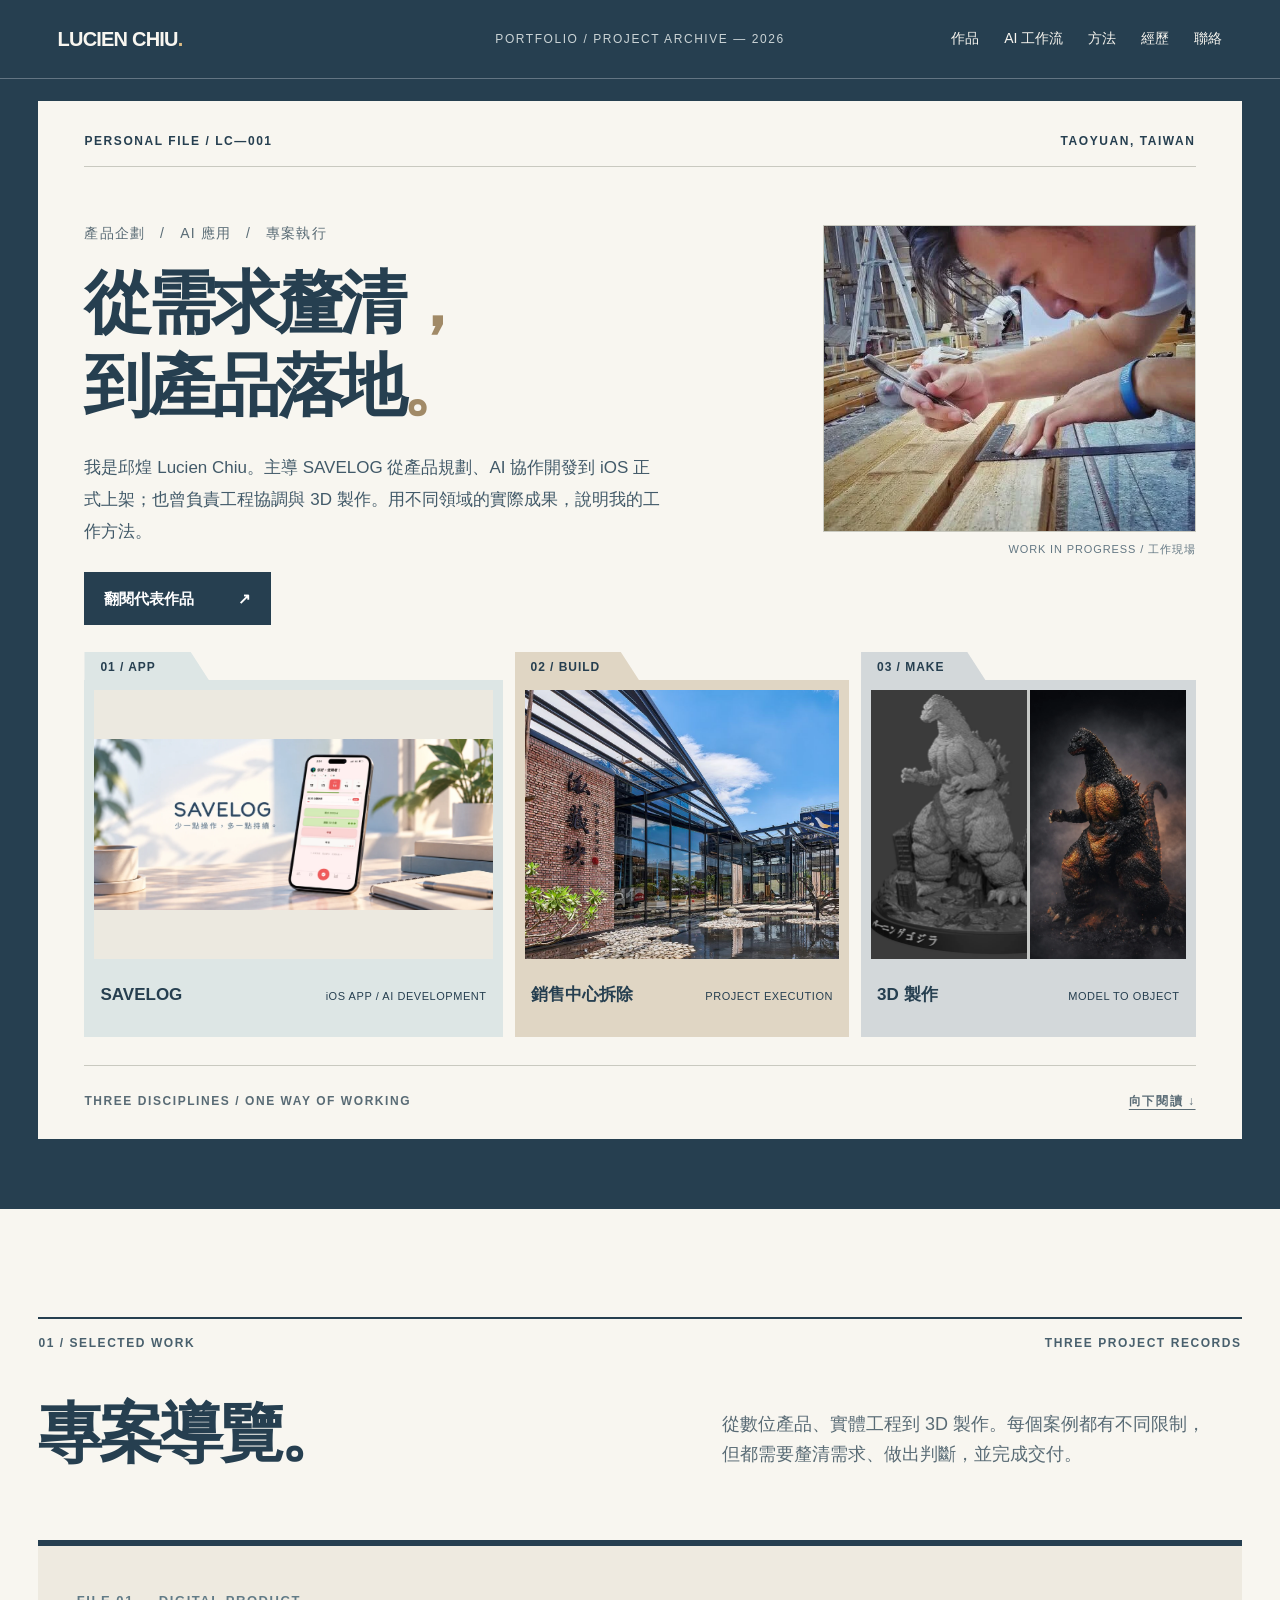
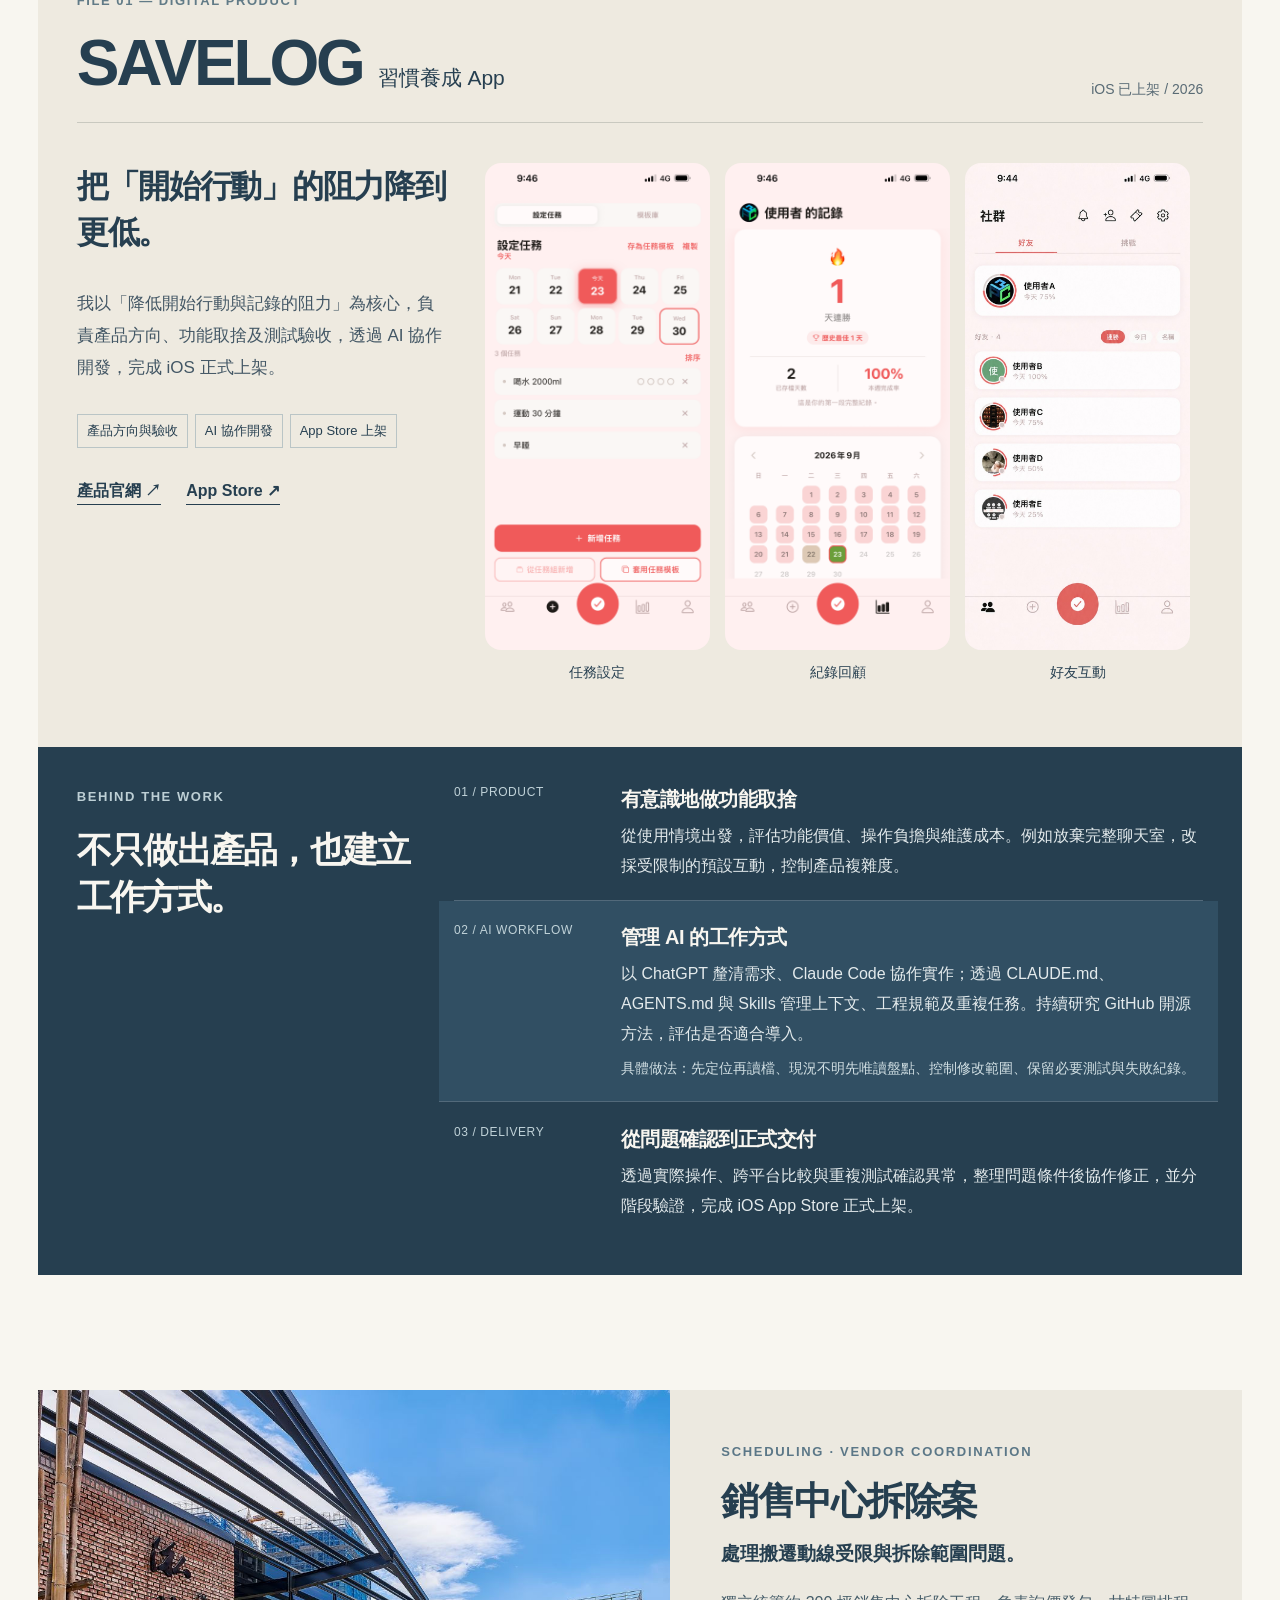
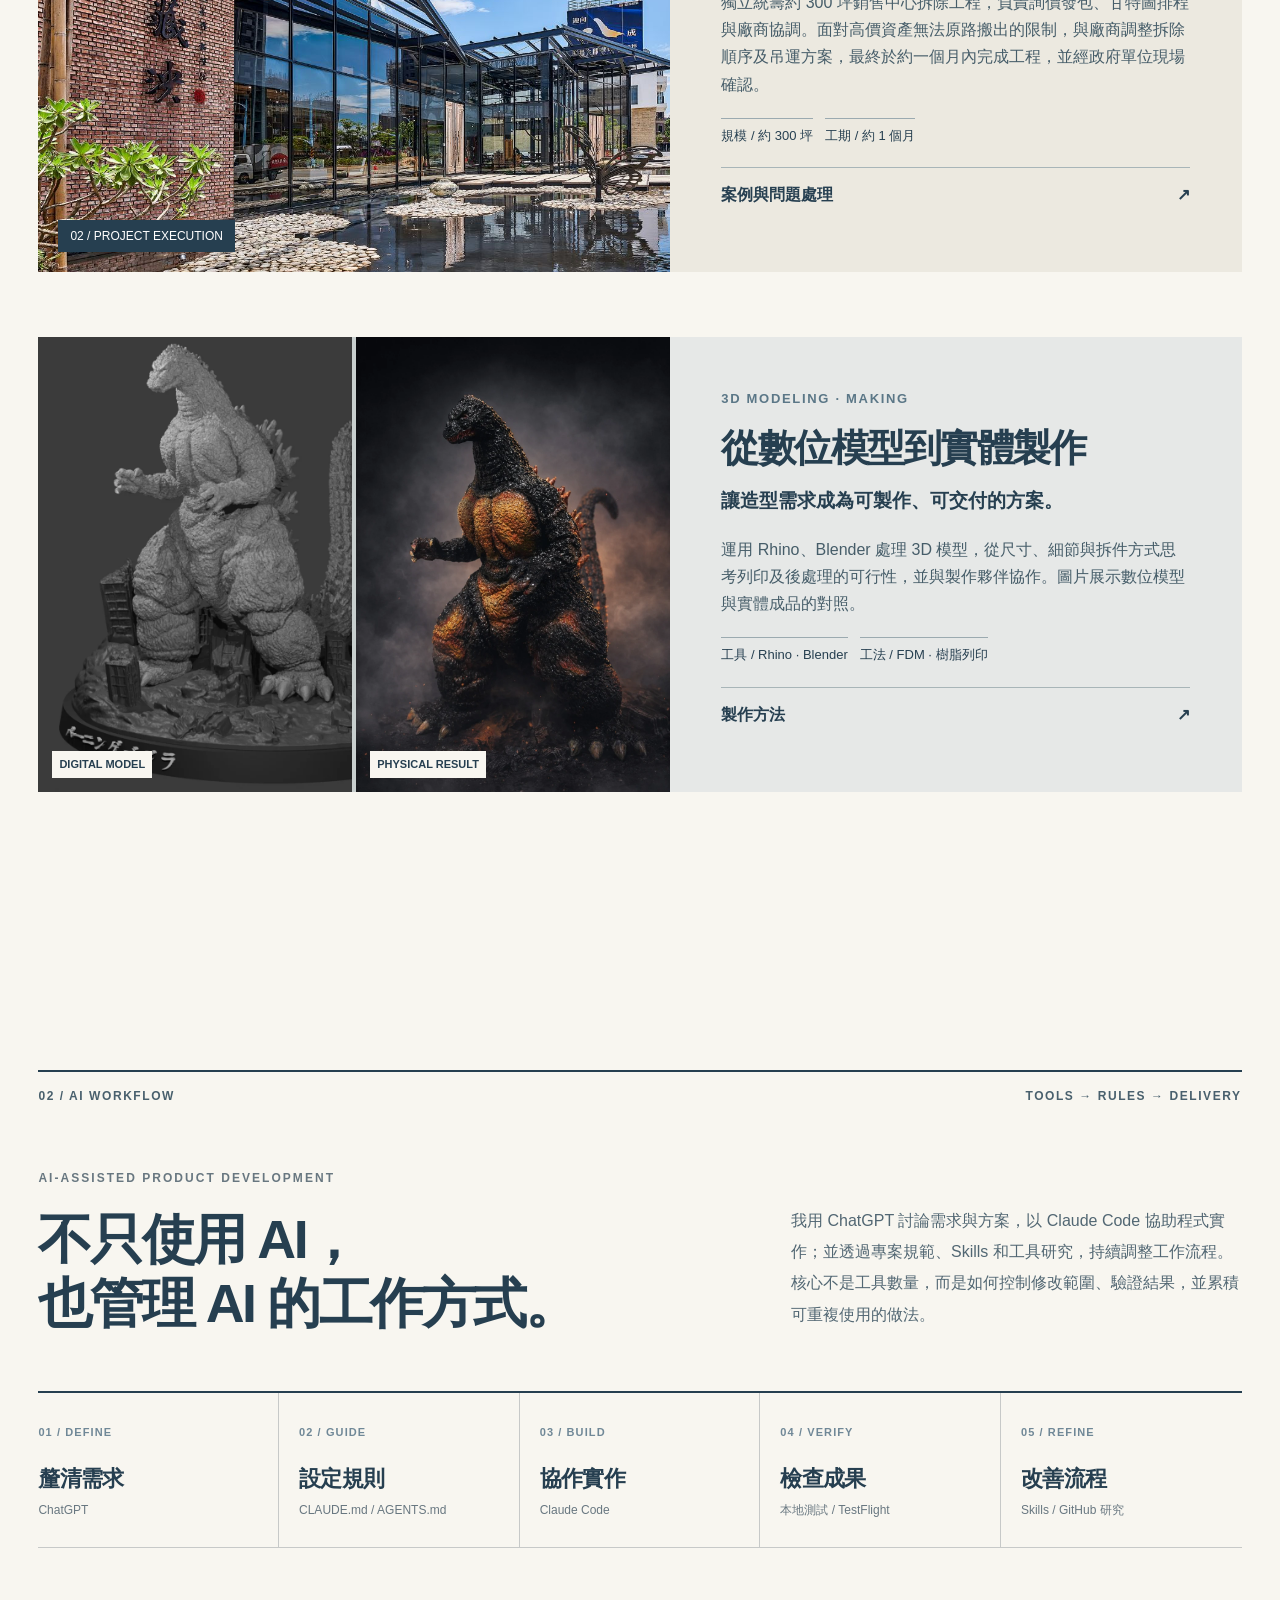
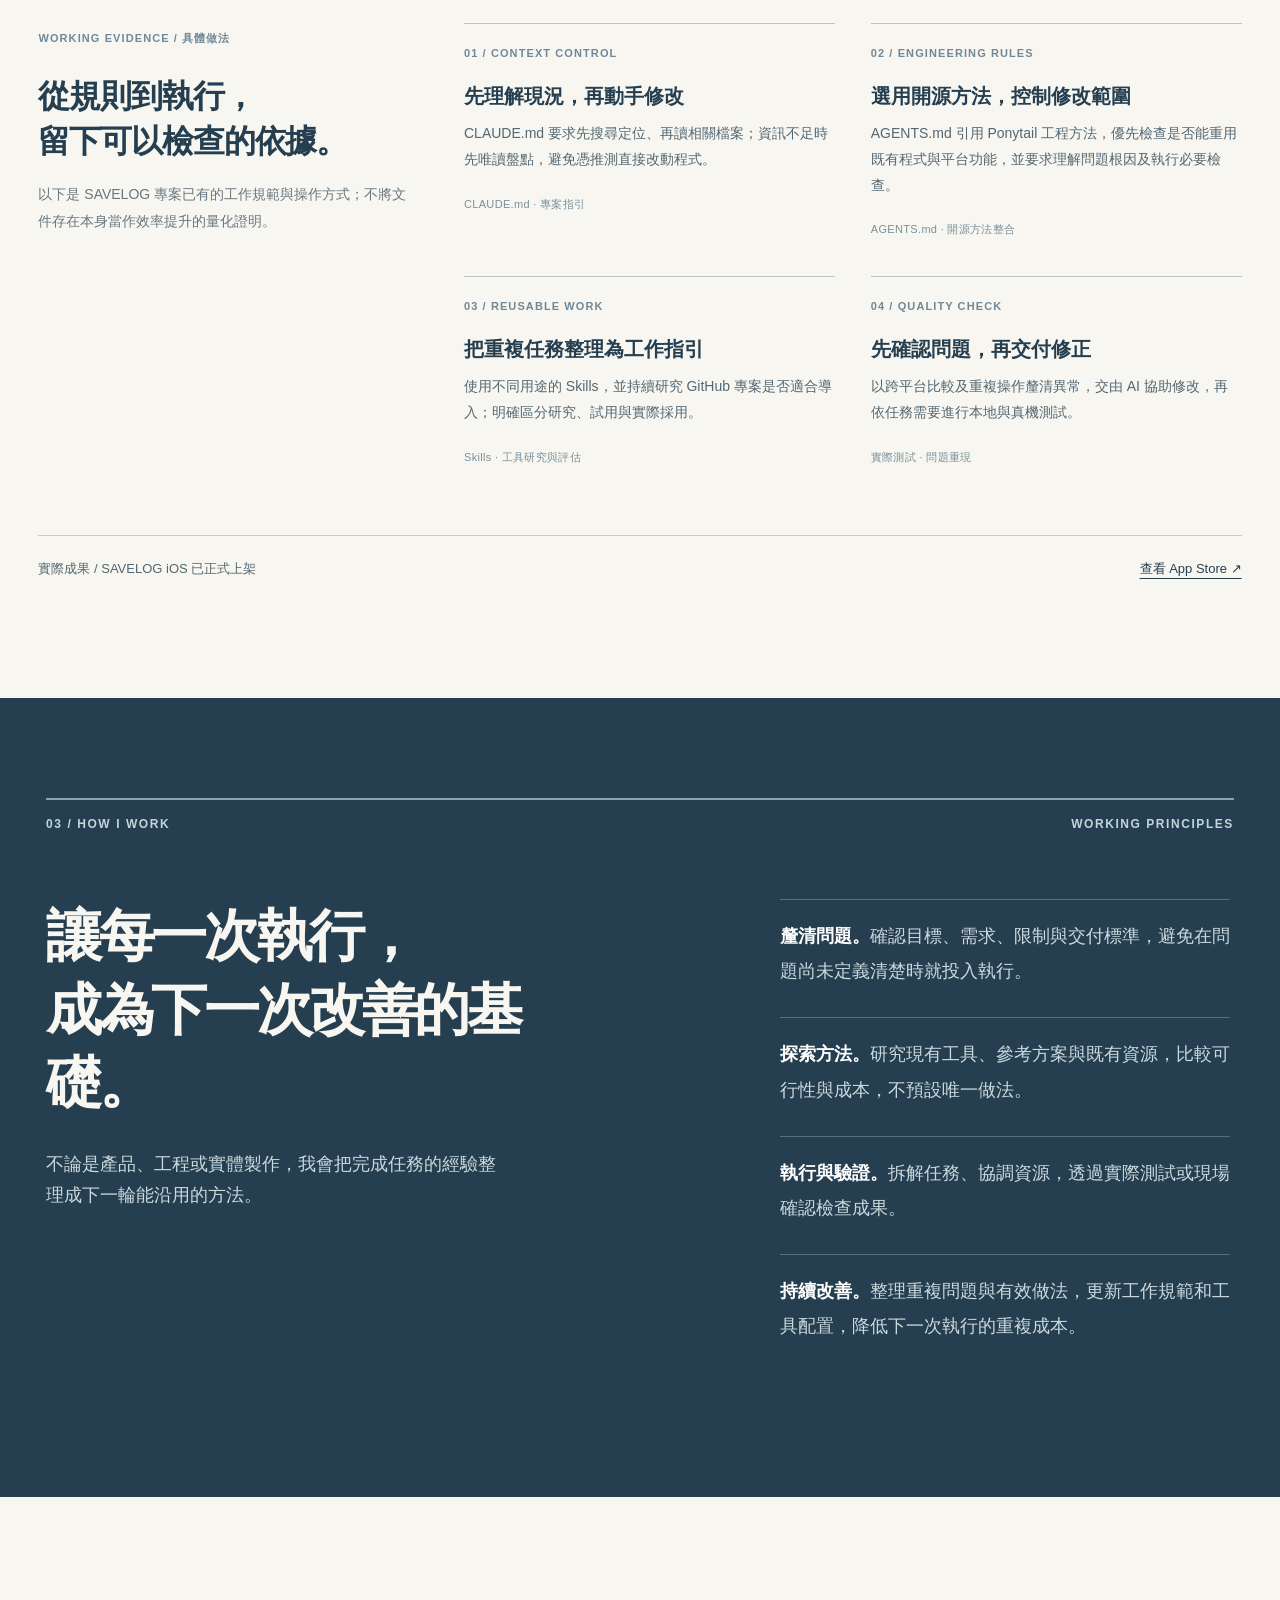
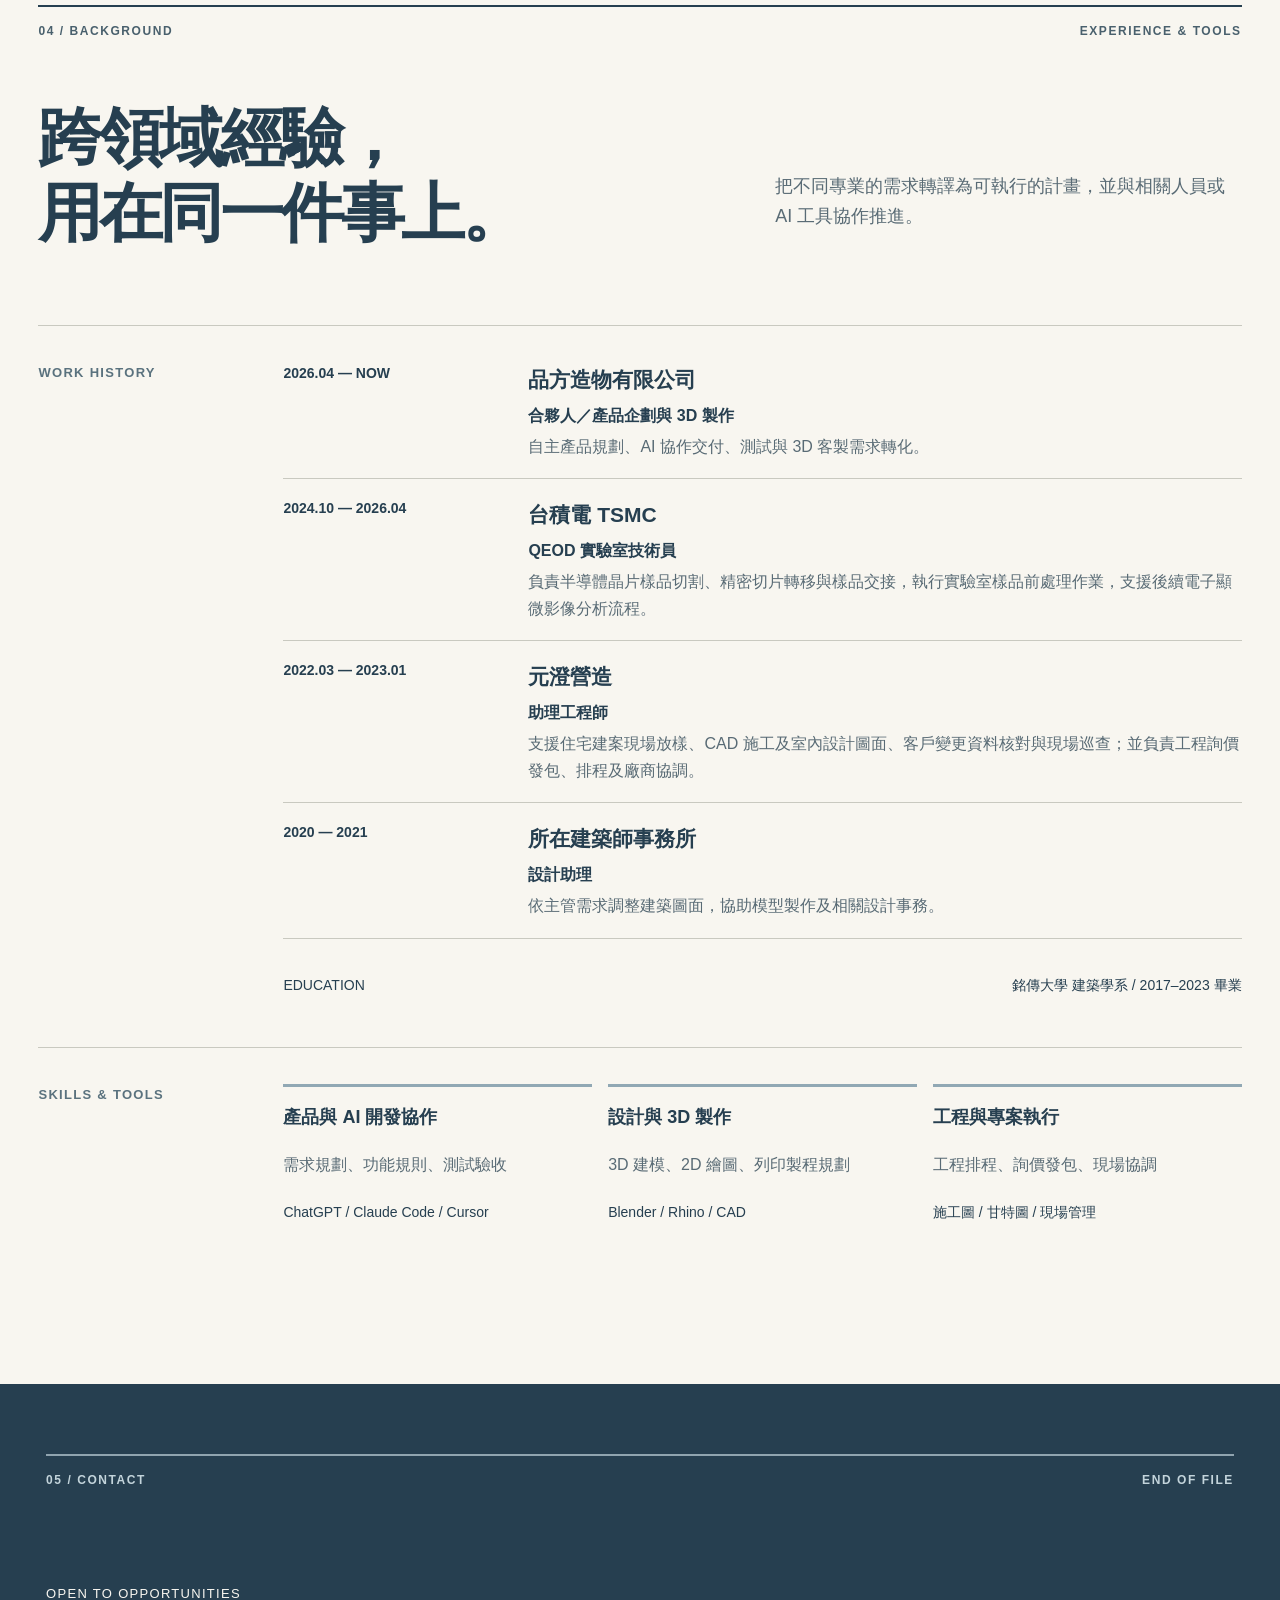
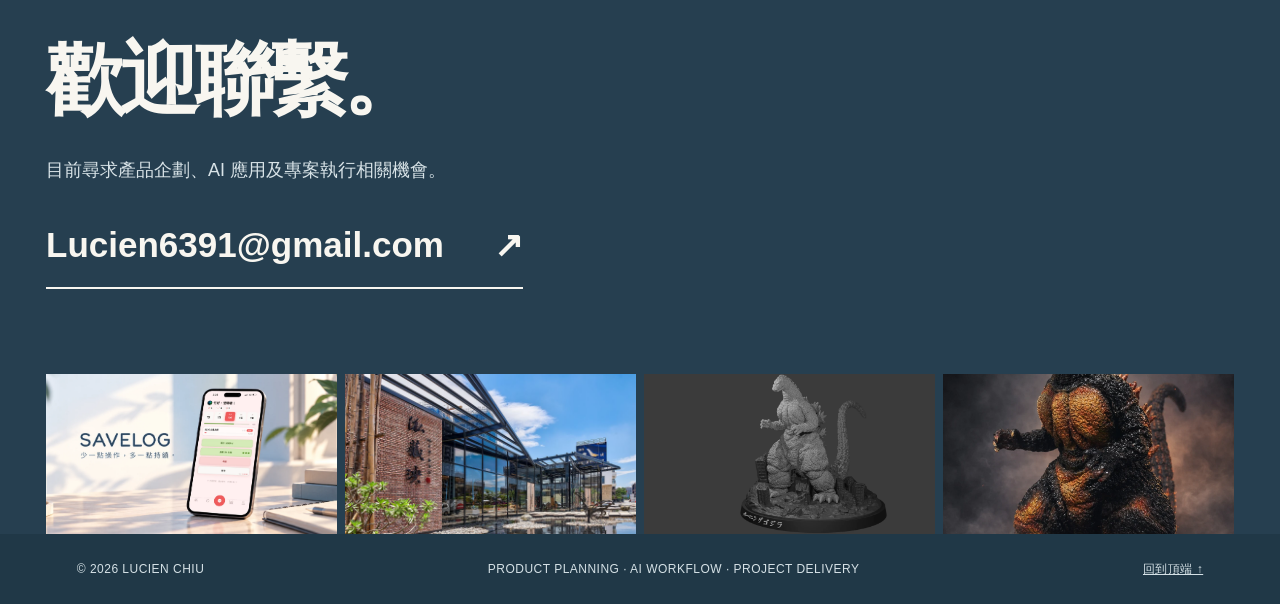
<file: index.html>
<!DOCTYPE html><html lang="zh-Hant"><head><meta charset="utf-8"><meta name="viewport" content="width=device-width,initial-scale=1"><meta name="theme-color" content="#233e50"><meta name="description" content="邱煌 Lucien Chiu 的產品規劃、AI 工作流程與專案執行作品集。SAVELOG iOS App、拆除工程與 3D 製作案例。"><title>Lucien Chiu 邱煌｜Project Archive</title><link rel="stylesheet" href="styles.css"></head><body><a class="skip" href="#projects">跳到作品</a>
<header class="topbar"><a class="brand" href="#top" aria-label="回到首頁">LUCIEN CHIU<span class="brand-dot">.</span></a><span class="header-meta">PORTFOLIO / PROJECT ARCHIVE <span class="desktop-only">— 2026</span></span><nav aria-label="網站導覽"><a href="#projects">作品</a><a href="#ai-workflow">AI 工作流</a><a href="#method">方法</a><a href="#career">經歷</a><a href="#contact">聯絡</a></nav></header>
<main id="top"><section class="hero" aria-labelledby="hero-title"><div class="hero-paper"><div class="doc-meta"><span>PERSONAL FILE / LC—001</span><span>TAOYUAN, TAIWAN</span></div><div class="hero-text"><p class="role-line">產品企劃　/　AI 應用　/　專案執行</p><h1 id="hero-title">從需求釐清<span class="ink-dot">，</span><br>到產品落地<span class="ink-dot">。</span></h1><p class="hero-summary">我是邱煌 Lucien Chiu。主導 SAVELOG 從產品規劃、AI 協作開發到 iOS 正式上架；也曾負責工程協調與 3D 製作。用不同領域的實際成果，說明我的工作方法。</p><a class="primary-link" href="#projects">翻閱代表作品 <span aria-hidden="true">↗</span></a></div><div class="portrait-slot"><div class="portrait-frame"><img src="assets/lucien-portrait.webp" alt="邱煌於木工工作現場進行測量與標記的照片"></div><p>WORK IN PROGRESS / 工作現場</p></div><div class="archive-stack" aria-label="三項實際代表作品"><a class="folder folder-a" href="#savelog"><span class="tab">01 / APP</span><div class="folder-img"><img src="assets/savelog-header.webp" alt="SAVELOG App 的正式品牌視覺，包含真實首頁介面"></div><div class="folder-bottom"><strong>SAVELOG</strong><span>iOS APP / AI DEVELOPMENT</span></div></a><a class="folder folder-b" href="#demolition"><span class="tab">02 / BUILD</span><div class="folder-img"><img src="assets/sales-center.jpg" alt="拆除前銷售中心建築外觀"></div><div class="folder-bottom"><strong>銷售中心拆除</strong><span>PROJECT EXECUTION</span></div></a><a class="folder folder-c" href="#modeling"><span class="tab">03 / MAKE</span><div class="folder-img twin"><img src="assets/godzilla-model.webp" alt="哥吉拉數位模型"><img src="assets/godzilla-finished.webp" alt="哥吉拉實體作品"></div><div class="folder-bottom"><strong>3D 製作</strong><span>MODEL TO OBJECT</span></div></a></div><div class="hero-end"><span>THREE DISCIPLINES / ONE WAY OF WORKING</span><a href="#projects">向下閱讀 ↓</a></div></div></section>
<section class="section projects" id="projects"><div class="section-marker"><span>01 / SELECTED WORK</span><span>THREE PROJECT RECORDS</span></div><div class="section-head"><h2>專案導覽。</h2><p>從數位產品、實體工程到 3D 製作。每個案例都有不同限制，但都需要釐清需求、做出判斷，並完成交付。</p></div>
<article class="feature" id="savelog"><div class="feature-heading"><div><span class="archive-label">FILE 01 — DIGITAL PRODUCT</span><h3>SAVELOG<span class="h3-sub">習慣養成 App</span></h3></div><span class="file-state">iOS 已上架 / 2026</span></div><div class="feature-columns"><div class="feature-text"><p class="lead">把「開始行動」的阻力降到更低。</p><p>我以「降低開始行動與記錄的阻力」為核心，負責產品方向、功能取捨及測試驗收，透過 AI 協作開發，完成 iOS 正式上架。</p><div class="factline"><span>產品方向與驗收</span><span>AI 協作開發</span><span>App Store 上架</span></div><div class="case-links"><a href="https://savelog.app/" target="_blank" rel="noopener noreferrer">產品官網 ↗</a><a href="https://apps.apple.com/tw/app/savelog/id6796294139" target="_blank" rel="noopener noreferrer">App Store ↗</a></div></div><div class="screens" aria-label="SAVELOG 真實 App 截圖，可橫向捲動" tabindex="0"><figure><img src="assets/savelog-setup.png" alt="SAVELOG 任務設定介面" loading="lazy"><figcaption>任務設定</figcaption></figure><figure><img src="assets/savelog-progress.png" alt="SAVELOG 紀錄回顧介面" loading="lazy"><figcaption>紀錄回顧</figcaption></figure><figure><img src="assets/savelog-community.png" alt="SAVELOG 社交互動介面" loading="lazy"><figcaption>好友互動</figcaption></figure></div></div>
<div class="decisions"><div class="decisions-head"><span class="archive-label">BEHIND THE WORK</span><h4>不只做出產品，也建立工作方式。</h4></div><div class="decision-lines"><div><span class="num">01 / PRODUCT</span><div><h5>有意識地做功能取捨</h5><p>從使用情境出發，評估功能價值、操作負擔與維護成本。例如放棄完整聊天室，改採受限制的預設互動，控制產品複雜度。</p></div></div><div class="emphasis"><span class="num">02 / AI WORKFLOW</span><div><h5>管理 AI 的工作方式</h5><p>以 ChatGPT 釐清需求、Claude Code 協作實作；透過 CLAUDE.md、AGENTS.md 與 Skills 管理上下文、工程規範及重複任務。持續研究 GitHub 開源方法，評估是否適合導入。</p><p class="smallproof">具體做法：先定位再讀檔、現況不明先唯讀盤點、控制修改範圍、保留必要測試與失敗紀錄。</p></div></div><div><span class="num">03 / DELIVERY</span><div><h5>從問題確認到正式交付</h5><p>透過實際操作、跨平台比較與重複測試確認異常，整理問題條件後協作修正，並分階段驗證，完成 iOS App Store 正式上架。</p></div></div></div></div></article>
<div class="case-wrap"><article aria-labelledby="demolition-title" class="case" id="demolition">
<div class="case-visual photo-case"><img alt="由本人負責後續拆除統籌的銷售中心拆除前外觀" loading="lazy" src="assets/sales-center.jpg"/><span class="visual-stamp">02 / PROJECT EXECUTION</span></div>
<div class="case-content"><p class="case-category">SCHEDULING · VENDOR COORDINATION</p><h3 id="demolition-title">銷售中心拆除案</h3><p class="case-leadline">處理搬遷動線受限與拆除範圍問題。</p><p>獨立統籌約 300 坪銷售中心拆除工程，負責詢價發包、甘特圖排程與廠商協調。面對高價資產無法原路搬出的限制，與廠商調整拆除順序及吊運方案，最終於約一個月內完成工程，並經政府單位現場確認。</p><div class="facts"><span>規模 / 約 300 坪</span><span>工期 / 約 1 個月</span></div><details><summary>案例與問題處理 <span aria-hidden="true">↗</span></summary><div class="case-detail"><h4>大型資產搬遷</h4><p>現場一座高價木製底座無法沿原路搬出。我先向前輩了解進場方式，再與廠商協調調整工序，待天花板拆除後以吊車移出。</p><h4>範圍與現場問題</h4><p>因原先漏列紅磚牆拆除範圍，與廠商協商追加作業並完成清除；現場入口鐵門遭施工損壞後，也要求廠商完成修復。</p><p class="note">照片為拆除前建築外觀，非本人建築設計作品。</p></div></details></div>
</article>
<article aria-labelledby="model-title" class="case" id="modeling">
<div class="case-visual dual-case"><figure><img alt="哥吉拉數位雕塑灰模" loading="lazy" src="assets/godzilla-model.webp"/><figcaption>DIGITAL MODEL</figcaption></figure><figure><img alt="哥吉拉實體製作與上色成品" loading="lazy" src="assets/godzilla-finished.webp"/><figcaption>PHYSICAL RESULT</figcaption></figure></div>
<div class="case-content"><p class="case-category">3D MODELING · MAKING</p><h3 id="model-title">從數位模型到實體製作</h3><p class="case-leadline">讓造型需求成為可製作、可交付的方案。</p><p>運用 Rhino、Blender 處理 3D 模型，從尺寸、細節與拆件方式思考列印及後處理的可行性，並與製作夥伴協作。圖片展示數位模型與實體成品的對照。</p><div class="facts"><span>工具 / Rhino · Blender</span><span>工法 / FDM · 樹脂列印</span></div><details><summary>製作方法 <span aria-hidden="true">↗</span></summary><div class="case-detail"><h4>需求轉譯</h4><p>先確認尺寸、造型、數量與交期；遇到不明確的需求，提供具體選項協助討論。</p><h4>製造限制</h4><p>建模時考量細節強度、列印分件、組裝與後處理；對不可行的細節提出替代方案。</p><p class="note">實際模型、列印與塗裝分工依個別作品確認；此處不將所有製程宣稱為獨立完成。</p></div></details></div>
</article></div>
</section>
<section class="aiwork section" id="ai-workflow" aria-labelledby="aiwork-title">
<div class="section-marker"><span>02 / AI WORKFLOW</span><span>TOOLS → RULES → DELIVERY</span></div>
<div class="aiwork-intro"><div><p class="aiwork-kicker">AI-ASSISTED PRODUCT DEVELOPMENT</p><h2 id="aiwork-title">不只使用 AI，<br>也管理 AI 的工作方式。</h2></div><p>我用 ChatGPT 討論需求與方案，以 Claude Code 協助程式實作；並透過專案規範、Skills 和工具研究，持續調整工作流程。核心不是工具數量，而是如何控制修改範圍、驗證結果，並累積可重複使用的做法。</p></div>
<div class="aiwork-track" aria-label="SAVELOG AI 協作工作流程"><div><span>01 / DEFINE</span><h3>釐清需求</h3><p>ChatGPT</p></div><div><span>02 / GUIDE</span><h3>設定規則</h3><p>CLAUDE.md / AGENTS.md</p></div><div><span>03 / BUILD</span><h3>協作實作</h3><p>Claude Code</p></div><div><span>04 / VERIFY</span><h3>檢查成果</h3><p>本地測試 / TestFlight</p></div><div><span>05 / REFINE</span><h3>改善流程</h3><p>Skills / GitHub 研究</p></div></div>
<div class="aiwork-proof"><div class="aiwork-proof-lead"><span class="aiwork-overline">WORKING EVIDENCE / 具體做法</span><h3>從規則到執行，<br>留下可以檢查的依據。</h3><p>以下是 SAVELOG 專案已有的工作規範與操作方式；不將文件存在本身當作效率提升的量化證明。</p></div><div class="aiwork-proofs"><article><span>01 / CONTEXT CONTROL</span><h4>先理解現況，再動手修改</h4><p>CLAUDE.md 要求先搜尋定位、再讀相關檔案；資訊不足時先唯讀盤點，避免憑推測直接改動程式。</p><small>CLAUDE.md · 專案指引</small></article><article><span>02 / ENGINEERING RULES</span><h4>選用開源方法，控制修改範圍</h4><p>AGENTS.md 引用 Ponytail 工程方法，優先檢查是否能重用既有程式與平台功能，並要求理解問題根因及執行必要檢查。</p><small>AGENTS.md · 開源方法整合</small></article><article><span>03 / REUSABLE WORK</span><h4>把重複任務整理為工作指引</h4><p>使用不同用途的 Skills，並持續研究 GitHub 專案是否適合導入；明確區分研究、試用與實際採用。</p><small>Skills · 工具研究與評估</small></article><article><span>04 / QUALITY CHECK</span><h4>先確認問題，再交付修正</h4><p>以跨平台比較及重複操作釐清異常，交由 AI 協助修改，再依任務需要進行本地與真機測試。</p><small>實際測試 · 問題重現</small></article></div></div>
<div class="aiwork-foot"><span>實際成果 / SAVELOG iOS 已正式上架</span><a href="https://apps.apple.com/tw/app/savelog/id6796294139" target="_blank" rel="noopener noreferrer">查看 App Store ↗</a></div>
</section>
<section class="method" id="method"><div class="section-marker light"><span>03 / HOW I WORK</span><span>WORKING PRINCIPLES</span></div><div class="method-layout"><div><h2>讓每一次執行，<br>成為下一次改善的基礎。</h2><p>不論是產品、工程或實體製作，我會把完成任務的經驗整理成下一輪能沿用的方法。</p></div><div class="method-list"><p><strong>釐清問題。</strong>確認目標、需求、限制與交付標準，避免在問題尚未定義清楚時就投入執行。</p><p><strong>探索方法。</strong>研究現有工具、參考方案與既有資源，比較可行性與成本，不預設唯一做法。</p><p><strong>執行與驗證。</strong>拆解任務、協調資源，透過實際測試或現場確認檢查成果。</p><p><strong>持續改善。</strong>整理重複問題與有效做法，更新工作規範和工具配置，降低下一次執行的重複成本。</p></div></div></section>
<section class="section career" id="career"><div class="section-marker"><span>04 / BACKGROUND</span><span>EXPERIENCE & TOOLS</span></div><div class="career-intro"><h2>跨領域經驗，<br>用在同一件事上。</h2><p>把不同專業的需求轉譯為可執行的計畫，並與相關人員或 AI 工具協作推進。</p></div><div class="experience"><div class="side-label">WORK HISTORY</div><div class="timeline"><div class="timeline-row"><time>2026.04 — NOW</time><div><h3>品方造物有限公司</h3><p class="job-title">合夥人／產品企劃與 3D 製作</p><p>自主產品規劃、AI 協作交付、測試與 3D 客製需求轉化。</p></div></div><div class="timeline-row"><time>2024.10 — 2026.04</time><div><h3>台積電 TSMC</h3><p class="job-title">QEOD 實驗室技術員</p><p>負責半導體晶片樣品切割、精密切片轉移與樣品交接，執行實驗室樣品前處理作業，支援後續電子顯微影像分析流程。</p></div></div><div class="timeline-row"><time>2022.03 — 2023.01</time><div><h3>元澄營造</h3><p class="job-title">助理工程師</p><p>支援住宅建案現場放樣、CAD 施工及室內設計圖面、客戶變更資料核對與現場巡查；並負責工程詢價發包、排程及廠商協調。</p></div></div><div class="timeline-row"><time>2020 — 2021</time><div><h3>所在建築師事務所</h3><p class="job-title">設計助理</p><p>依主管需求調整建築圖面，協助模型製作及相關設計事務。</p></div></div></div><p class="education">EDUCATION <strong>銘傳大學 建築學系 / 2017–2023 畢業</strong></p></div><div class="skill-block"><div class="side-label">SKILLS & TOOLS</div><div class="skills-grid"><div><h3>產品與 AI 開發協作</h3><p>需求規劃、功能規則、測試驗收</p><small>ChatGPT / Claude Code / Cursor</small></div><div><h3>設計與 3D 製作</h3><p>3D 建模、2D 繪圖、列印製程規劃</p><small>Blender / Rhino / CAD</small></div><div><h3>工程與專案執行</h3><p>工程排程、詢價發包、現場協調</p><small>施工圖 / 甘特圖 / 現場管理</small></div></div></div></section>
<section class="contact" id="contact"><div class="section-marker light"><span>05 / CONTACT</span><span>END OF FILE</span></div><div class="contact-main"><span>OPEN TO OPPORTUNITIES</span><h2>歡迎聯繫。</h2><p>目前尋求產品企劃、AI 應用及專案執行相關機會。</p><a href="mailto:Lucien6391@gmail.com" class="contact-action">Lucien6391@gmail.com <span aria-hidden="true">↗</span></a></div><div class="contact-strip"><img src="assets/savelog-header.webp" alt="SAVELOG App" loading="lazy"><img src="assets/sales-center.jpg" alt="銷售中心工程" loading="lazy"><img src="assets/godzilla-model.webp" alt="3D 數位模型" loading="lazy"><img src="assets/godzilla-finished.webp" alt="3D 實體完成品" loading="lazy"></div></section></main><footer><span>© 2026 LUCIEN CHIU</span><span>PRODUCT PLANNING · AI WORKFLOW · PROJECT DELIVERY</span><a href="#top">回到頂端 ↑</a></footer><script src="main.js" defer></script></body></html>
</file>
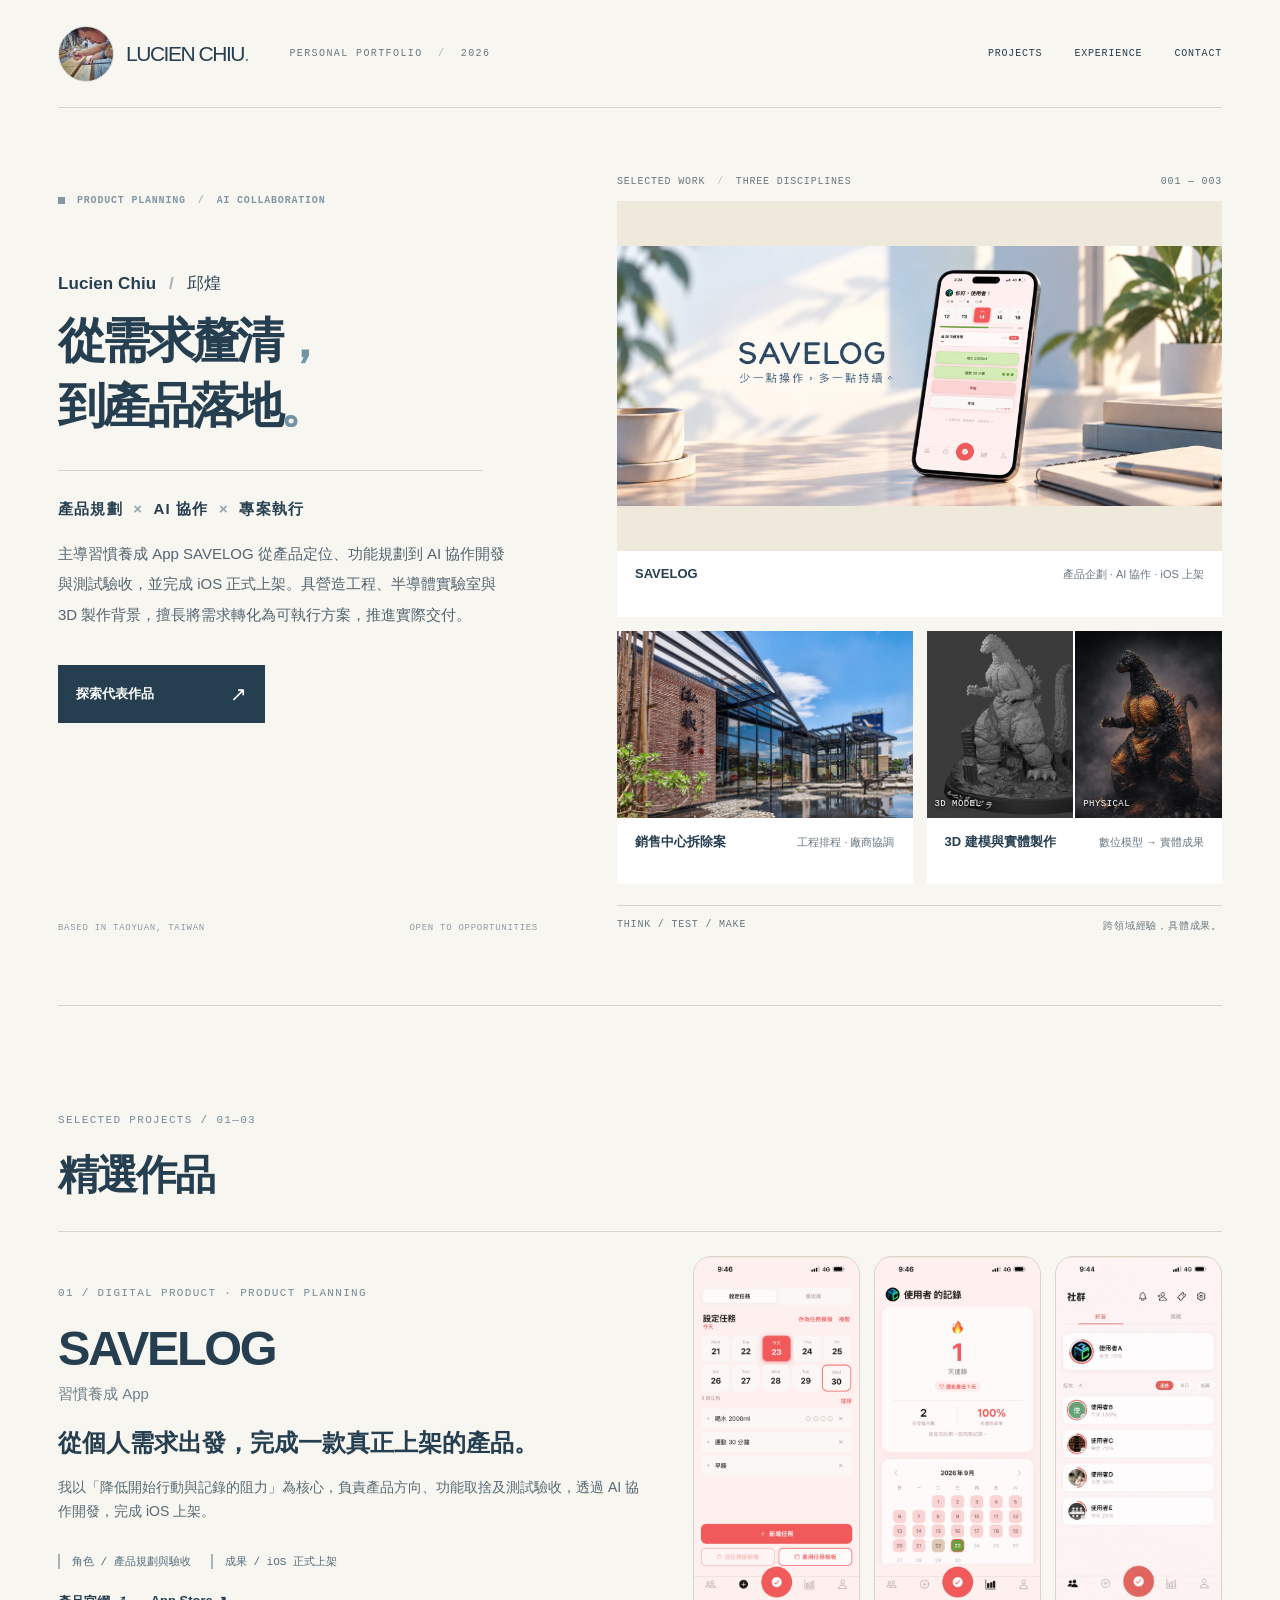
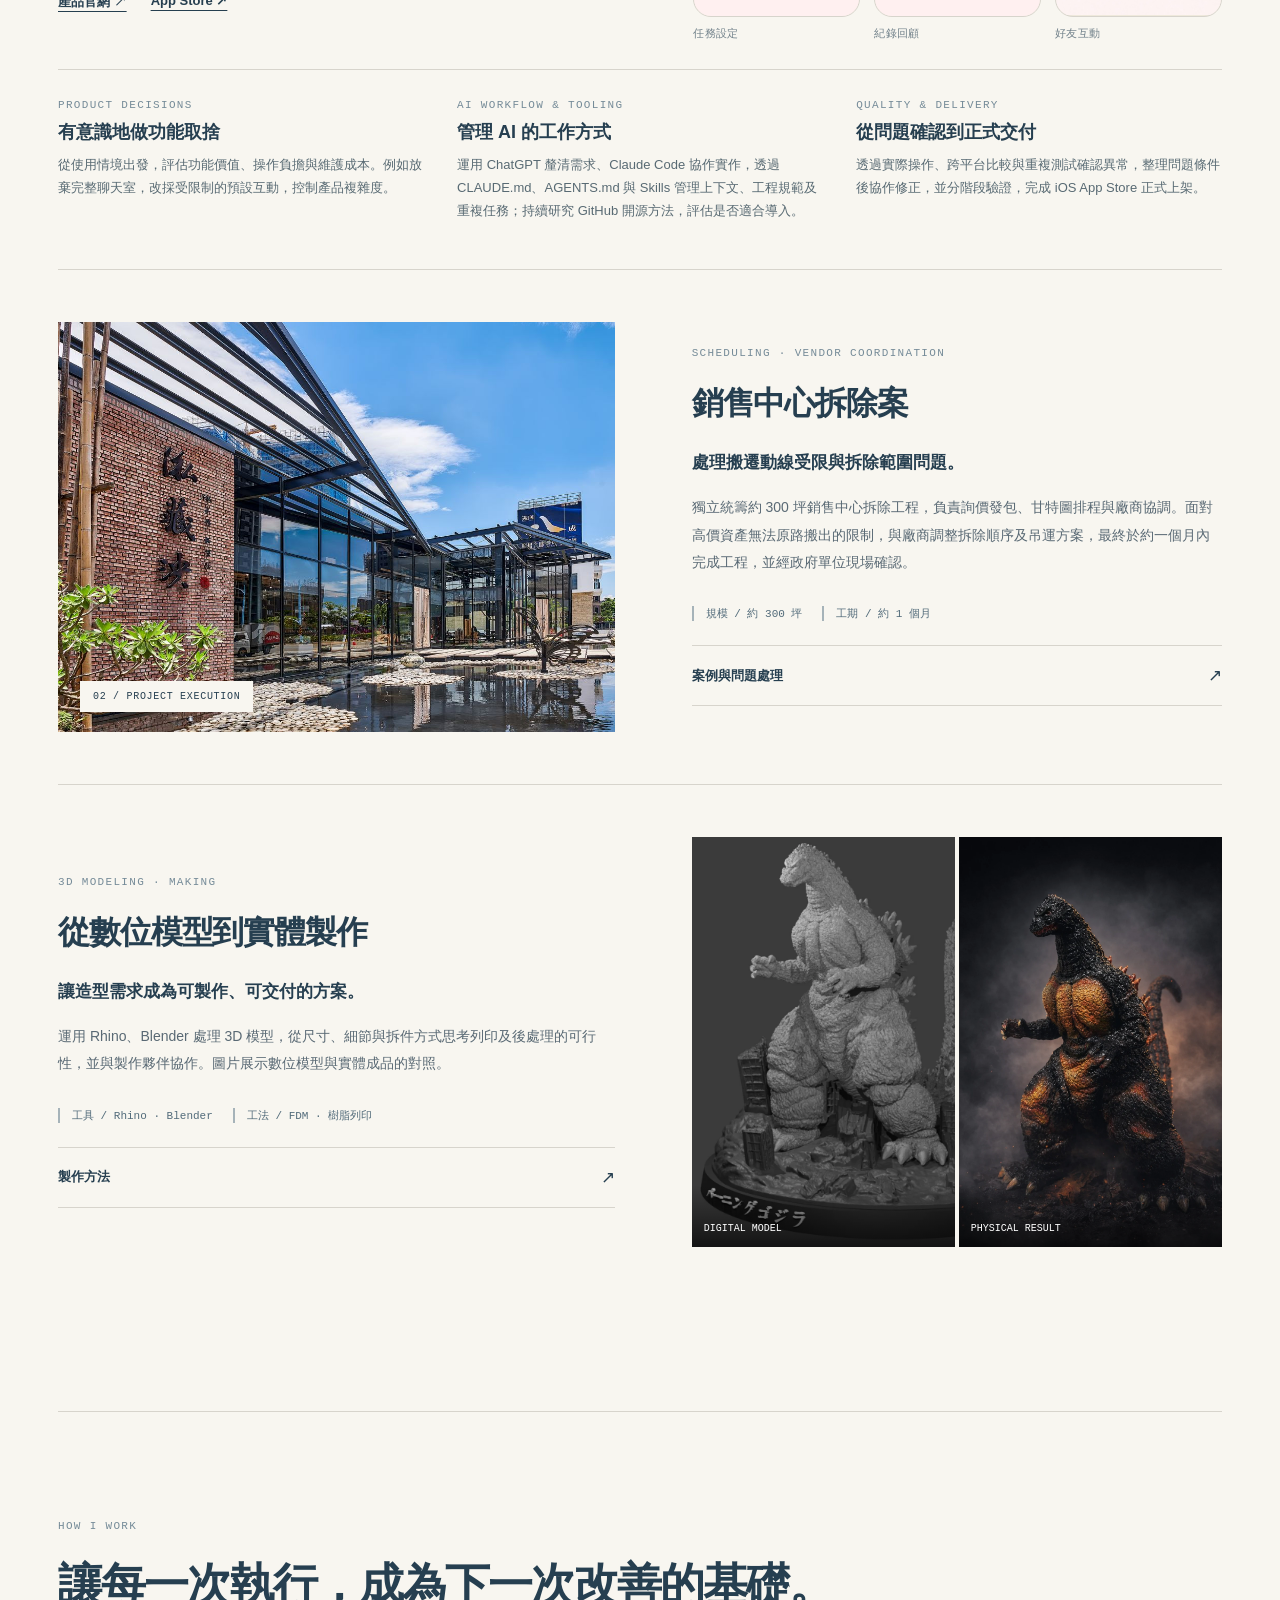
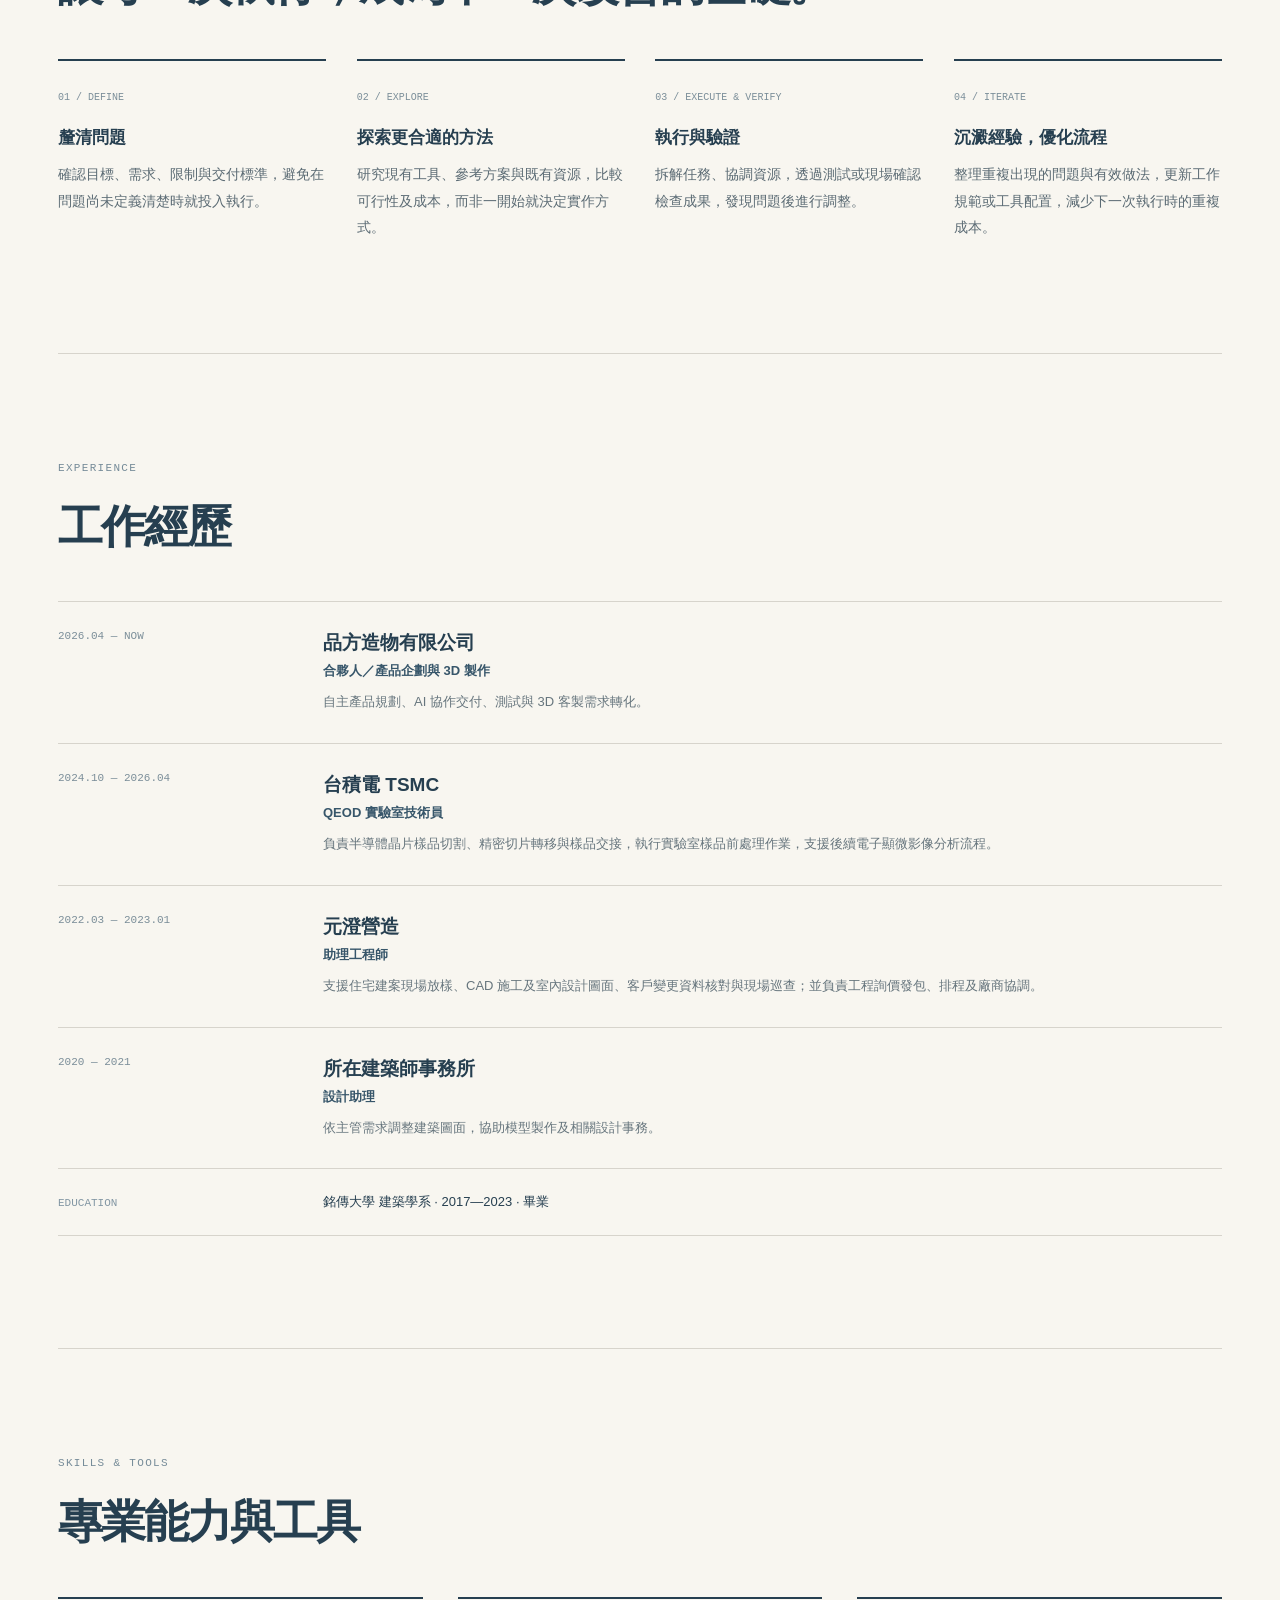
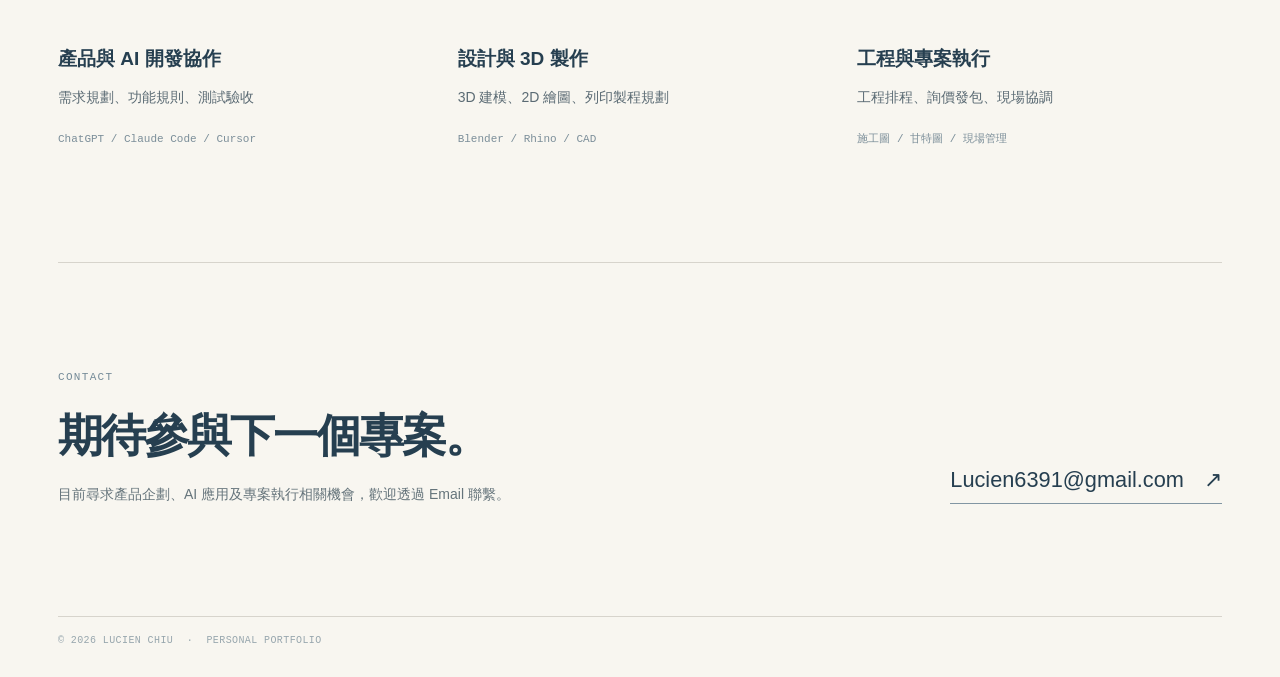
<file: assets/index.html>
<!DOCTYPE html>

<html lang="zh-Hant">
<head>
<meta charset="utf-8"/>
<meta content="width=device-width, initial-scale=1" name="viewport"/>
<meta content="#F8F6F0" name="theme-color"/>
<meta content="Lucien Chiu 邱煌的個人作品集。產品規劃、AI 協作與專案執行。" name="description"/>
<title>Lucien Chiu｜邱煌 — Portfolio</title>
<link href="styles.css" rel="stylesheet"/>
</head>
<body>
<div class="page-shell">
<header class="site-header">
<a aria-label="Lucien Chiu 首頁" class="wordmark" href="#top"><img alt="" class="brand-photo" height="56" src="assets/lucien-work-photo.jpg" width="56"/> <span class="brand-name">LUCIEN <span>CHIU</span><span class="mark-dot">.</span></span></a>
<span class="header-label">PERSONAL PORTFOLIO <span class="sep">/</span> 2026</span>
<nav aria-label="主要導覽" class="main-nav"><a href="#selected-work">PROJECTS</a><a href="#experience">EXPERIENCE</a><a href="#contact">CONTACT</a></nav>
</header>
<main id="top">
<section aria-labelledby="hero-title" class="hero">
<div class="hero-copy">
<div class="hero-index"><span aria-hidden="true" class="square"></span> PRODUCT PLANNING <span class="slash">/</span> AI COLLABORATION</div>
<p class="hello">Lucien Chiu <span class="hello-line">/</span> 邱煌</p>
<h1 id="hero-title">從需求釐清<span class="punct">，</span><br/>到產品落地<span class="punct">。</span></h1>
<div class="rule"></div>
<p class="hero-role">產品規劃 <span>×</span> AI 協作 <span>×</span> 專案執行</p>
<p class="hero-description">主導習慣養成 App SAVELOG 從產品定位、功能規劃到 AI 協作開發與測試驗收，並完成 iOS 正式上架。具營造工程、半導體實驗室與 3D 製作背景，擅長將需求轉化為可執行方案，推進實際交付。</p>
<a class="hero-cta" href="#selected-work"><span>探索代表作品</span><span aria-hidden="true" class="cta-arrow">↗</span></a>
<div class="hero-foot"><span>BASED IN TAOYUAN, TAIWAN</span><span>OPEN TO OPPORTUNITIES</span></div>
</div>
<div aria-label="代表作品影像" class="portfolio-area">
<div class="area-heading"><span>SELECTED WORK <i>/</i> THREE DISCIPLINES</span><span>001 — 003</span></div>
<div class="project-grid">
<article class="project project-product">
<div class="product-visual product-visual-banner"><img alt="SAVELOG 品牌標頭：少一點操作，多一點持續；右側呈現實際 App 首頁畫面" class="savelog-hero-banner" src="assets/savelog-header.webp"/></div>
<div class="project-caption"><strong>SAVELOG</strong><span>產品企劃 · AI 協作 · iOS 上架</span></div>
</article>
<article class="project project-build">
<div class="build-visual"><img alt="曾負責拆除統籌的銷售中心，拆除前建築外觀" src="assets/sales-center.jpg"/></div>
<div class="project-caption"><strong>銷售中心拆除案</strong><span>工程排程 · 廠商協調</span></div>
</article>
<article class="project project-make">
<div class="make-visual"><div class="make-half"><img alt="哥吉拉作品的數位 3D 模型" src="assets/godzilla-model.webp"/><span>3D MODEL</span></div><div class="make-half"><img alt="哥吉拉作品的實體塗裝成品" src="assets/godzilla-finished.webp"/><span>PHYSICAL</span></div></div>
<div class="project-caption"><strong>3D 建模與實體製作</strong><span>數位模型 → 實體成果</span></div>
</article>
</div>
<div class="area-footer"><span>THINK / TEST / MAKE</span><span>跨領域經驗，具體成果。</span></div>
</div>
</section>
<section aria-labelledby="work-title" class="section work-section" id="selected-work">
<div class="section-heading"><div><p class="eyebrow">SELECTED PROJECTS / 01—03</p><h2 id="work-title">精選作品</h2></div></div>
<article aria-labelledby="savelog-title" class="savelog-feature compact-savelog">
<div class="savelog-compact-main">
<div class="savelog-compact-copy">
<p class="eyebrow">01 / DIGITAL PRODUCT · PRODUCT PLANNING</p>
<h3 id="savelog-title">SAVELOG <span>習慣養成 App</span></h3>
<p class="savelog-statement">從個人需求出發，完成一款真正上架的產品。</p>
<p>我以「降低開始行動與記錄的阻力」為核心，負責產品方向、功能取捨及測試驗收，透過 AI 協作開發，完成 iOS 上架。</p>
<div class="facts"><span>角色 / 產品規劃與驗收</span><span>成果 / iOS 正式上架</span></div>
<div class="savelog-links"><a href="https://savelog.app/" rel="noopener noreferrer" target="_blank">產品官網 ↗</a><a href="https://apps.apple.com/tw/app/savelog/id6796294139" rel="noopener noreferrer" target="_blank">App Store ↗</a></div>
</div>
<div aria-label="SAVELOG 實際介面截圖，手機可左右滑動瀏覽" class="compact-screens" tabindex="0">
<figure class="compact-screen compact-screen-primary"><img alt="SAVELOG 任務設定畫面" loading="lazy" src="assets/savelog-setup.png"/><figcaption>任務設定</figcaption></figure>
<figure class="compact-screen"><img alt="SAVELOG 紀錄與統計畫面" loading="lazy" src="assets/savelog-progress.png"/><figcaption>紀錄回顧</figcaption></figure>
<figure class="compact-screen"><img alt="SAVELOG 好友互動畫面" loading="lazy" src="assets/savelog-community.png"/><figcaption>好友互動</figcaption></figure>
</div>
</div>
<div class="savelog-compact-facts"><div><span class="eyebrow">PRODUCT DECISIONS</span><h4>有意識地做功能取捨</h4><p>從使用情境出發，評估功能價值、操作負擔與維護成本。例如放棄完整聊天室，改採受限制的預設互動，控制產品複雜度。</p></div><div><span class="eyebrow">AI WORKFLOW &amp; TOOLING</span><h4>管理 AI 的工作方式</h4><p>運用 ChatGPT 釐清需求、Claude Code 協作實作，透過 CLAUDE.md、AGENTS.md 與 Skills 管理上下文、工程規範及重複任務；持續研究 GitHub 開源方法，評估是否適合導入。</p></div><div><span class="eyebrow">QUALITY &amp; DELIVERY</span><h4>從問題確認到正式交付</h4><p>透過實際操作、跨平台比較與重複測試確認異常，整理問題條件後協作修正，並分階段驗證，完成 iOS App Store 正式上架。</p></div></div>
</article>
<article aria-labelledby="demolition-title" class="case">
<div class="case-visual photo-case"><img alt="由本人負責後續拆除統籌的銷售中心拆除前外觀" loading="lazy" src="assets/sales-center.jpg"/><span class="visual-stamp">02 / PROJECT EXECUTION</span></div>
<div class="case-content"><p class="eyebrow">SCHEDULING · VENDOR COORDINATION</p><h3 id="demolition-title">銷售中心拆除案</h3><p class="case-leadline">處理搬遷動線受限與拆除範圍問題。</p><p>獨立統籌約 300 坪銷售中心拆除工程，負責詢價發包、甘特圖排程與廠商協調。面對高價資產無法原路搬出的限制，與廠商調整拆除順序及吊運方案，最終於約一個月內完成工程，並經政府單位現場確認。</p><div class="facts"><span>規模 / 約 300 坪</span><span>工期 / 約 1 個月</span></div><details><summary>案例與問題處理 <span aria-hidden="true">↗</span></summary><div class="case-detail"><h4>大型資產搬遷</h4><p>現場一座高價木製底座無法沿原路搬出。我先向前輩了解進場方式，再與廠商協調調整工序，待天花板拆除後以吊車移出。</p><h4>範圍與現場問題</h4><p>因原先漏列紅磚牆拆除範圍，與廠商協商追加作業並完成清除；現場入口鐵門遭施工損壞後，也要求廠商完成修復。</p><p class="note">照片為拆除前建築外觀，非本人建築設計作品。</p></div></details></div>
</article>
<article aria-labelledby="model-title" class="case">
<div class="case-visual dual-case"><figure><img alt="哥吉拉數位雕塑灰模" loading="lazy" src="assets/godzilla-model.webp"/><figcaption>DIGITAL MODEL</figcaption></figure><figure><img alt="哥吉拉實體製作與上色成品" loading="lazy" src="assets/godzilla-finished.webp"/><figcaption>PHYSICAL RESULT</figcaption></figure></div>
<div class="case-content"><p class="eyebrow">3D MODELING · MAKING</p><h3 id="model-title">從數位模型到實體製作</h3><p class="case-leadline">讓造型需求成為可製作、可交付的方案。</p><p>運用 Rhino、Blender 處理 3D 模型，從尺寸、細節與拆件方式思考列印及後處理的可行性，並與製作夥伴協作。圖片展示數位模型與實體成品的對照。</p><div class="facts"><span>工具 / Rhino · Blender</span><span>工法 / FDM · 樹脂列印</span></div><details><summary>製作方法 <span aria-hidden="true">↗</span></summary><div class="case-detail"><h4>需求轉譯</h4><p>先確認尺寸、造型、數量與交期；遇到不明確的需求，提供具體選項協助討論。</p><h4>製造限制</h4><p>建模時考量細節強度、列印分件、組裝與後處理；對不可行的細節提出替代方案。</p><p class="note">實際模型、列印與塗裝分工依個別作品確認；此處不將所有製程宣稱為獨立完成。</p></div></details></div>
</article>
</section>
<section aria-labelledby="method-title" class="section method-section" id="how-i-work"><div class="section-heading"><div><p class="eyebrow">HOW I WORK</p><h2 id="method-title">讓每一次執行，成為下一次改善的基礎。</h2></div></div><div class="method-grid"><div><span class="step-no">01 / DEFINE</span><h3>釐清問題</h3><p>確認目標、需求、限制與交付標準，避免在問題尚未定義清楚時就投入執行。</p></div><div><span class="step-no">02 / EXPLORE</span><h3>探索更合適的方法</h3><p>研究現有工具、參考方案與既有資源，比較可行性及成本，而非一開始就決定實作方式。</p></div><div><span class="step-no">03 / EXECUTE &amp; VERIFY</span><h3>執行與驗證</h3><p>拆解任務、協調資源，透過測試或現場確認檢查成果，發現問題後進行調整。</p></div><div><span class="step-no">04 / ITERATE</span><h3>沉澱經驗，優化流程</h3><p>整理重複出現的問題與有效做法，更新工作規範或工具配置，減少下一次執行時的重複成本。</p></div></div></section>
<section aria-labelledby="experience-title" class="section experience-section" id="experience"><div class="section-heading"><div><p class="eyebrow">EXPERIENCE</p><h2 id="experience-title">工作經歷</h2></div></div><div class="timeline"><div class="timeline-row"><time>2026.04 — NOW</time><div><h3>品方造物有限公司</h3><p class="job-title">合夥人／產品企劃與 3D 製作</p><p>自主產品規劃、AI 協作交付、測試與 3D 客製需求轉化。</p></div></div><div class="timeline-row"><time>2024.10 — 2026.04</time><div><h3>台積電 TSMC</h3><p class="job-title">QEOD 實驗室技術員</p><p>負責半導體晶片樣品切割、精密切片轉移與樣品交接，執行實驗室樣品前處理作業，支援後續電子顯微影像分析流程。</p></div></div><div class="timeline-row"><time>2022.03 — 2023.01</time><div><h3>元澄營造</h3><p class="job-title">助理工程師</p><p>支援住宅建案現場放樣、CAD 施工及室內設計圖面、客戶變更資料核對與現場巡查；並負責工程詢價發包、排程及廠商協調。</p></div></div><div class="timeline-row"><time>2020 — 2021</time><div><h3>所在建築師事務所</h3><p class="job-title">設計助理</p><p>依主管需求調整建築圖面，協助模型製作及相關設計事務。</p></div></div></div><p class="education"><span>EDUCATION</span> 銘傳大學 建築學系 · 2017—2023 · 畢業</p></section>
<section aria-labelledby="skills-title" class="section skills-section" id="skills"><div class="section-heading"><div><p class="eyebrow">SKILLS &amp; TOOLS</p><h2 id="skills-title">專業能力與工具</h2></div></div><div class="skills-grid"><div><h3>產品與 AI 開發協作</h3><p>需求規劃、功能規則、測試驗收</p><small>ChatGPT / Claude Code / Cursor</small></div><div><h3>設計與 3D 製作</h3><p>3D 建模、2D 繪圖、列印製程規劃</p><small>Blender / Rhino / CAD</small></div><div><h3>工程與專案執行</h3><p>工程排程、詢價發包、現場協調</p><small>施工圖 / 甘特圖 / 現場管理</small></div></div></section>
<section aria-labelledby="contact-title" class="section contact-section" id="contact"><div><p class="eyebrow">CONTACT</p><h2 id="contact-title">期待參與下一個專案。</h2><p>目前尋求產品企劃、AI 應用及專案執行相關機會，歡迎透過 Email 聯繫。</p></div><a class="contact-email" href="mailto:Lucien6391@gmail.com">Lucien6391@gmail.com <span aria-hidden="true">↗</span></a></section>
</main>
<footer class="prototype-footer">© 2026 LUCIEN CHIU <span>·</span> PERSONAL PORTFOLIO</footer>
</div>
</body>
</html>
</file>
<file: styles.css>
:root{--bg:#e5e0d5;--paper:#f8f6f0;--ink:#263f50;--navy:#263f50;--muted:#596b75;--blue:#8da4b1;--line:#c9c9c0;--white:#fff;--font:"Noto Sans TC","PingFang TC","Microsoft JhengHei",Arial,sans-serif}*{box-sizing:border-box}html{scroll-behavior:smooth}body{margin:0;background:var(--paper);font-family:var(--font);color:var(--ink);font-size:16px;line-height:1.7}a{color:inherit;text-decoration:none}img{display:block;max-width:100%}a:focus-visible,summary:focus-visible{outline:3px solid #a57e3e;outline-offset:4px}.skip{position:absolute;top:-60px;background:white;padding:12px;z-index:99}.skip:focus{top:10px}.topbar{position:relative;z-index:10;background:var(--navy);color:var(--paper);display:grid;grid-template-columns:1fr 1fr 1fr;gap:20px;align-items:center;padding:22px max(28px,4.5vw);border-bottom:1px solid #637583}.brand{font-size:20px;font-weight:800;letter-spacing:-.04em;white-space:nowrap}.brand-dot{color:#debc83}.header-meta{font-size:12px;letter-spacing:.13em;text-align:center;color:#cbd4d6}.topbar nav{display:flex;justify-content:flex-end;gap:25px}.topbar nav a{font-size:14px}.topbar a:hover{color:#dfc69c}.hero{background:var(--navy);padding:22px max(18px,3vw) 70px}.hero-paper{position:relative;background:var(--paper);max-width:1600px;margin:auto;overflow:visible;padding:30px clamp(22px,3.6vw,60px) 28px}.doc-meta,.hero-end,.section-marker{display:flex;align-items:center;justify-content:space-between;gap:20px;font-size:12px;letter-spacing:.13em;font-weight:700}.doc-meta{border-bottom:1px solid var(--line);padding-bottom:15px}.hero-text{padding:55px 0 0;max-width:820px}.role-line{margin:0 0 16px;color:var(--muted);font-size:14px;letter-spacing:.08em}h1,h2,h3,h4,h5,p{margin-top:0}h1{font-size:clamp(44px,5.3vw,86px);font-weight:800;letter-spacing:-.065em;line-height:1.22;margin-bottom:24px}.ink-dot{color:#a18a67}.hero-summary{max-width:580px;color:#425a69;font-size:17px;line-height:1.9;margin-bottom:23px}.primary-link{display:inline-flex;align-items:center;justify-content:space-between;gap:44px;background:var(--navy);color:#fff;padding:14px 20px;font-size:15px;font-weight:700}.primary-link:hover{background:#3e6178}.archive-stack{margin-top:70px;display:grid;grid-template-columns:1.25fr 1fr 1fr;gap:12px}.folder{position:relative;display:block;background:#dde6e5;padding:10px 10px 0;min-width:0;transition:transform .2s ease}.folder:hover{transform:translateY(-7px)}.folder:nth-child(2){background:#e0d6c4}.folder:nth-child(3){background:#d3d8da}.tab{position:absolute;top:-28px;left:0;min-width:125px;height:29px;padding:5px 16px 4px;font-size:12px;font-weight:800;letter-spacing:.08em;background:inherit;clip-path:polygon(0 0,85% 0,100% 100%,0 100%)}.folder-img{height:clamp(185px,21vw,320px);background:#c7c9c6;overflow:hidden}.folder-img img{height:100%;width:100%;object-fit:cover}.folder-a .folder-img img{object-fit:contain;background:#ece9e0}.folder-img.twin{display:grid;grid-template-columns:1fr 1fr;gap:3px}.folder-img.twin img{object-fit:cover}.folder-bottom{min-height:78px;display:flex;justify-content:space-between;gap:14px;align-items:center;padding:11px 6px 15px}.folder-bottom strong{font-size:17px;white-space:nowrap}.folder-bottom span{font-size:11px;letter-spacing:.05em;text-align:right}.hero-end{padding-top:25px;margin-top:28px;border-top:1px solid var(--line);color:var(--muted)}.hero-end a{text-decoration:underline;text-underline-offset:4px}.section{max-width:1530px;margin:auto;padding:108px clamp(25px,5vw,80px)}.section-marker{border-top:2px solid var(--ink);padding-top:14px;color:#49606d}.section-marker.light{color:#c3d4db;border-color:#90a4af}.section-head{display:grid;grid-template-columns:1.2fr 1fr;align-items:end;gap:60px;margin:42px 0 70px}.section-head h2,.career-intro h2{font-size:clamp(38px,5vw,70px);line-height:1.16;letter-spacing:-.055em;margin:0}.section-head p{max-width:490px;font-size:18px;color:var(--muted);margin:0}.feature{background:#eeeae0;border-top:6px solid var(--navy);padding:40px clamp(20px,3vw,48px) 0}.feature-heading{display:flex;justify-content:space-between;align-items:end;gap:25px;border-bottom:1px solid var(--line);padding-bottom:20px;margin-bottom:40px}.archive-label{font-size:13px;letter-spacing:.12em;font-weight:750;color:#617b87}.feature-heading h3{font-size:clamp(42px,5vw,72px);letter-spacing:-.05em;line-height:1.2;margin:12px 0 0}.h3-sub{font-size:21px;font-weight:500;letter-spacing:0;margin-left:15px}.file-state{font-size:14px;color:var(--muted);white-space:nowrap}.feature-columns{display:grid;grid-template-columns:.85fr 1.15fr;gap:45px;align-items:start}.feature-text .lead{font-size:clamp(23px,2.5vw,34px);font-weight:750;line-height:1.45;letter-spacing:-.04em}.feature-text p:not(.lead){color:#435765;line-height:1.9;font-size:17px}.factline{display:flex;flex-wrap:wrap;gap:7px;margin:29px 0}.factline span{border:1px solid #bac5c6;padding:5px 9px;font-size:13px}.case-links{display:flex;flex-wrap:wrap;gap:25px}.case-links a{font-weight:700;border-bottom:1px solid currentColor}.screens{display:flex;overflow-x:auto;gap:15px;scroll-snap-type:x mandatory;padding-bottom:24px}.screens figure{margin:0;flex:0 0 31%;min-width:125px;scroll-snap-align:start}.screens img{width:100%;height:325px;object-fit:contain;background:#d3d9d7}.screens figcaption{font-size:14px;margin-top:9px;text-align:center}.decisions{margin-top:42px;background:var(--navy);color:var(--paper);display:grid;grid-template-columns:.45fr 1fr;gap:40px;padding:35px clamp(22px,3vw,48px);margin-left:calc(-1*clamp(20px,3vw,48px));margin-right:calc(-1*clamp(20px,3vw,48px))}.decisions-head h4{font-size:clamp(26px,2.7vw,39px);line-height:1.35;letter-spacing:-.05em;margin:18px 0}.decisions-head .archive-label{color:#bdcfd5}.decision-lines>div{display:grid;grid-template-columns:145px 1fr;gap:22px;padding:20px 0;border-bottom:1px solid #52697a}.decision-lines>div:first-child{padding-top:0}.decision-lines>div:last-child{border:0}.decision-lines .num{font-size:12px;color:#c0d2d8;letter-spacing:.05em}.decision-lines h5{font-size:20px;letter-spacing:-.025em;margin:0 0 5px}.decision-lines p{margin:0;color:#e3eaec;line-height:1.85}.decision-lines .emphasis{background:#314f63;margin:0 -15px;padding:19px 15px}.smallproof{font-size:14px;color:#d1dfe3!important;margin-top:8px!important}.case-wrap{margin-top:115px}.case{display:grid;grid-template-columns:1.05fr .95fr;gap:0;margin:0 0 65px;min-height:440px;background:#ece9e0}.case:nth-child(even){background:#e6e8e7}.case-visual{position:relative;min-width:0;background:#c8cfce;min-height:380px}.photo-case img{width:100%;height:100%;position:absolute;inset:0;object-fit:cover}.visual-stamp{position:absolute;left:20px;bottom:20px;padding:6px 12px;color:#fff;background:var(--navy);font-size:12px}.dual-case{display:grid;grid-template-columns:1fr 1fr;gap:4px}.dual-case figure{margin:0;position:relative;min-width:0}.dual-case img{height:100%;width:100%;object-fit:cover;position:absolute;inset:0}.dual-case figcaption{position:absolute;bottom:14px;left:14px;padding:4px 7px;background:#f8f6f0;color:var(--ink);font-size:11px;font-weight:700}.case-content{padding:clamp(24px,4vw,54px)}.case-category{font-size:13px;letter-spacing:.13em;color:#5b7787;font-weight:750}.case h3{font-size:clamp(30px,3vw,42px);line-height:1.28;letter-spacing:-.04em;margin:12px 0 12px}.case-leadline{font-weight:700;font-size:19px}.case-content>p:not(.case-category):not(.case-leadline){color:#465d69}.facts{display:flex;gap:12px;flex-wrap:wrap;margin:20px 0}.facts span{font-size:13px;border-top:1px solid #9baab0;padding-top:6px}details{border-top:1px solid #a8b5b8;margin-top:17px}summary{cursor:pointer;font-weight:700;padding:13px 0;display:flex;justify-content:space-between}summary::marker{content:""}.case-detail{padding-bottom:14px}.case-detail h4{font-size:17px;margin:15px 0 4px}.case-detail p{font-size:15px;margin:0 0 10px}.case-detail .note{font-size:13px;color:var(--muted)}.method{background:var(--navy);color:var(--paper);padding:100px max(25px,6vw) 125px}.method-layout{max-width:1470px;margin:65px auto 0;display:grid;grid-template-columns:1fr .8fr;gap:13vw}.method h2{font-size:clamp(34px,4.4vw,66px);line-height:1.3;letter-spacing:-.06em;margin-bottom:30px}.method-layout>div>p{max-width:450px;color:#cbd9de;font-size:18px}.method-list p{font-size:18px;line-height:1.95;color:#d2dfe4;border-top:1px solid #577080;margin:0;padding:19px 0 28px}.method-list strong{color:#fff}.career-intro{display:grid;grid-template-columns:1fr .75fr;gap:9vw;align-items:end;margin:60px 0 75px}.career-intro p{font-size:18px;color:var(--muted)}.experience,.skill-block{display:grid;grid-template-columns:210px 1fr;gap:35px;border-top:1px solid var(--line);padding:36px 0}.side-label{font-size:13px;letter-spacing:.1em;color:#5a727e;font-weight:700}.timeline-row{display:grid;grid-template-columns:220px 1fr;gap:25px;border-bottom:1px solid var(--line);padding:18px 0}.timeline-row:first-child{padding-top:0}.timeline-row time{font-size:14px;font-weight:700}.timeline-row h3{font-size:21px;margin:0}.timeline-row .job-title{font-weight:700;margin:4px 0}.timeline-row p:last-child{color:var(--muted);margin-bottom:0}.education{grid-column:2;font-size:14px;display:flex;justify-content:space-between;gap:15px}.education strong{font-weight:500}.skills-grid{display:grid;grid-template-columns:repeat(3,1fr);gap:16px}.skills-grid>div{padding:15px 0;border-top:3px solid #91a8b4}.skills-grid h3{font-size:18px}.skills-grid p{margin:0 0 20px;color:var(--muted)}.skills-grid small{font-size:14px;line-height:1.6}.contact{background:var(--navy);color:var(--paper);padding:70px max(25px,6vw) 0}.contact-main{padding:88px 0 85px}.contact-main>span{font-size:13px;letter-spacing:.1em}.contact h2{font-size:clamp(41px,6.2vw,92px);line-height:1.17;letter-spacing:-.06em;margin:28px 0}.contact-main p{font-size:18px;color:#d8e3e7}.contact-action{display:inline-flex;gap:50px;align-items:center;justify-content:space-between;padding:12px 0;border-bottom:2px solid var(--paper);font-size:clamp(19px,2.8vw,35px);overflow-wrap:anywhere;font-weight:700}.contact-strip{display:grid;grid-template-columns:repeat(4,1fr);height:160px;gap:8px;overflow:hidden}.contact-strip img{height:160px;width:100%;object-fit:cover}footer{background:#203847;padding:25px 6vw;color:#d5e1e6;display:flex;justify-content:space-between;gap:20px;font-size:12px;letter-spacing:.04em}footer a{text-decoration:underline}a,button,summary{transition:background .2s ease,color .2s ease}.reveal{opacity:1;transform:none}.js-enabled .reveal:not(.visible){opacity:.001;transform:translateY(22px)}.js-enabled .reveal{transition:opacity .65s ease,transform .65s ease}.js-enabled .reveal.visible{opacity:1;transform:none}@media(max-width:1050px){.topbar{grid-template-columns:1fr auto}.header-meta{display:none}.archive-stack{grid-template-columns:1fr 1fr}.folder-a{grid-column:1 / -1}.folder-img{height:240px}.folder-a .folder-img{height:300px}.decisions{grid-template-columns:1fr}.decision-lines>div{grid-template-columns:145px 1fr}.experience,.skill-block{grid-template-columns:150px 1fr}.timeline-row{grid-template-columns:150px 1fr}.method-layout{gap:6vw}}@media(max-width:720px){.topbar{padding:18px 20px;gap:10px}.brand{font-size:17px}.topbar nav{gap:11px}.topbar nav a{font-size:13px}.hero{padding:10px 10px 35px}.hero-paper{padding:20px 19px 24px}.doc-meta,.hero-end,.section-marker{font-size:10px;letter-spacing:.07em}.hero-text{padding-top:42px}.role-line{font-size:13px}h1{font-size:clamp(38px,9vw,57px);line-height:1.28}.hero-summary{font-size:16px}.archive-stack{margin-top:60px;grid-template-columns:1fr 1fr;gap:9px}.folder{padding:5px 5px 0}.folder-a{grid-column:1/-1}.folder-img,.folder-a .folder-img{height:170px}.folder-a .folder-img{height:185px}.tab{top:-26px;height:27px;min-width:100px;font-size:11px}.folder-bottom{min-height:61px;display:block;padding:8px 5px}.folder-bottom strong{font-size:15px;display:block}.folder-bottom span{font-size:10px;display:block;text-align:left}.section{padding:70px 22px}.section-head{display:block;margin:35px 0 50px}.section-head h2{margin-bottom:18px}.section-head p{font-size:16px}.feature{padding:26px 18px 0}.feature-heading{display:block}.feature-heading h3{font-size:42px}.h3-sub{display:block;margin:0;font-size:18px}.file-state{display:block;margin-top:14px}.feature-columns{grid-template-columns:1fr;gap:28px}.screens figure{flex-basis:39%}.screens img{height:255px}.decisions{padding:25px 18px;margin-left:-18px;margin-right:-18px;gap:12px}.decision-lines>div{grid-template-columns:1fr;gap:4px}.decision-lines h5{font-size:19px}.case-wrap{margin-top:70px}.case{grid-template-columns:1fr;margin-bottom:40px}.case-visual{min-height:275px}.dual-case{min-height:300px}.case-content{padding:25px}.method{padding:75px 22px 85px}.method-layout{grid-template-columns:1fr;margin-top:45px;gap:35px}.method h2{font-size:35px}.method-list p{font-size:16px}.career-intro{grid-template-columns:1fr;gap:12px;margin:40px 0}.experience,.skill-block{grid-template-columns:1fr;gap:20px}.timeline-row{grid-template-columns:1fr;gap:3px}.education{grid-column:1;display:block}.education strong{display:block}.skills-grid{grid-template-columns:1fr;gap:22px}.skills-grid>div{padding:14px 0}.contact{padding:60px 20px 0}.contact-main{padding:55px 0 65px}.contact h2{font-size:45px}.contact-action{font-size:20px;gap:16px}.contact-strip{height:100px;gap:4px}.contact-strip img{height:100px}footer{padding:20px;flex-wrap:wrap;justify-content:flex-start;gap:8px 20px}}@media(prefers-reduced-motion:reduce){html{scroll-behavior:auto}*,*::before,*::after{transition:none!important;animation:none!important}.js-enabled .reveal:not(.visible){opacity:1;transform:none}}

/* V4.12: unify content edges, enlarge product imagery and reserve portrait. */
:root{--page-width:1600px;--page-gutter:clamp(22px,3.6vw,60px)}
.hero-paper,.section{max-width:var(--page-width)}
.section{padding-left:var(--page-gutter);padding-right:var(--page-gutter)}
.hero-paper{padding-left:var(--page-gutter);padding-right:var(--page-gutter)}
.method,.contact{padding-left:max(var(--page-gutter),calc((100% - var(--page-width))/2 + var(--page-gutter)));padding-right:max(var(--page-gutter),calc((100% - var(--page-width))/2 + var(--page-gutter)))}
.method-layout{max-width:none}
.contact-main{max-width:none}
/* Hero portrait area: actual photo will replace the temporary monogram after user supplies it. */
.hero-text{max-width:58%;min-height:400px}
.portrait-slot{position:absolute;right:var(--page-gutter);top:124px;width:31%;max-width:390px;z-index:1}
.portrait-frame{height:clamp(215px,24vw,310px);border:1px solid #c9c9c0;background:#ebe7dd;display:flex;align-items:center;justify-content:center;position:relative;overflow:hidden}
.portrait-frame:before{content:'';position:absolute;inset:15px;border:1px solid #c8c3b8}
.portrait-monogram{font-size:clamp(65px,10vw,140px);font-weight:750;letter-spacing:-.09em;color:#aab8bd;line-height:1}
.portrait-corner{position:absolute;bottom:24px;left:28px;letter-spacing:.13em;font-size:10px;color:#637783;font-weight:700}
.portrait-slot>p{text-align:right;color:#637783;font-size:12px;letter-spacing:.08em;margin:8px 0 0}
.archive-stack{margin-top:55px}
/* Keep all three screenshots readable as evidence, with rounded corners. */
.feature-columns{grid-template-columns:minmax(0,.67fr) minmax(0,1.33fr);gap:clamp(30px,3vw,52px)}
.screens{gap:clamp(12px,1.1vw,19px);padding:5px 2px 26px}
.screens figure{flex:0 0 calc((100% - 38px)/3);min-width:0}
.screens img{height:clamp(385px,31vw,555px);object-fit:contain;background:#e9e9e6;border-radius:16px;border:1px solid #d9d6d0}
.screens figcaption{margin-top:12px}
@media(max-width:1050px){.hero-text{max-width:58%;min-height:350px}.portrait-slot{top:127px;width:34%}.portrait-frame{height:230px}.feature-columns{grid-template-columns:minmax(0,.8fr) minmax(0,1.2fr);gap:25px}.screens img{height:390px}}
@media(max-width:720px){.hero-paper{padding-left:19px;padding-right:19px}.hero-text{max-width:none;min-height:0}.portrait-slot{position:relative;top:auto;right:auto;width:100%;max-width:none;margin-top:30px}.portrait-frame{height:205px}.portrait-monogram{font-size:90px}.portrait-slot>p{text-align:left}.archive-stack{margin-top:70px}.section{padding-left:22px;padding-right:22px}.feature-columns{grid-template-columns:1fr;gap:28px}.screens{gap:12px}.screens figure{flex:0 0 57%;min-width:0}.screens img{height:355px;border-radius:14px}.method,.contact{padding-left:22px;padding-right:22px}}

/* V4.13 – align project archive with the outer edges of the hero document. */
.section{width:min(1600px,calc(100% - 6vw));max-width:none;padding-left:0;padding-right:0}
/* Supplied real work portrait replaces the monogram placeholder. */
.portrait-frame{height:clamp(235px,24vw,330px);background:transparent}
.portrait-frame::before{display:none}
.portrait-frame img{width:100%;height:100%;object-fit:cover;object-position:center 38%}
.portrait-slot>p{font-size:11px}
/* The app screenshots are the image frames: no gray inset, surround or border. */
.feature-columns{grid-template-columns:minmax(0,.68fr) minmax(0,1.32fr);gap:clamp(25px,3vw,50px)}
.screens{gap:clamp(12px,1.2vw,22px);padding:0 0 20px;align-items:start}
.screens figure{flex:0 0 calc((100% - 44px)/3);min-width:0}
.screens img{height:auto;aspect-ratio:auto;width:100%;display:block;object-fit:contain;background:transparent;border:0;border-radius:16px}
.screens figcaption{margin-top:11px}
@media(max-width:1050px){.section{width:calc(100% - 6vw)}.feature-columns{grid-template-columns:minmax(0,.75fr) minmax(0,1.25fr)}.screens figure{flex-basis:calc((100% - 24px)/3)}}
@media(max-width:720px){.section{width:calc(100% - 20px);padding-left:0;padding-right:0}.portrait-frame{height:285px}.portrait-frame img{object-position:center 35%}.feature-columns{grid-template-columns:1fr;gap:28px}.screens{gap:14px}.screens figure{flex:0 0 47%;min-width:0}.screens img{height:auto;border-radius:14px}}

/* V4.14: independent AI Workflow chapter, aligned to V4.13 content width. */
.aiwork{padding-top:105px;padding-bottom:118px;scroll-margin-top:85px}
.aiwork-intro{display:grid;grid-template-columns:1.2fr .8fr;gap:clamp(40px,6vw,115px);margin:62px 0 55px;align-items:end}
.aiwork-kicker{font-size:12px;letter-spacing:.17em;color:#687780;margin:0 0 18px;font-weight:700}
.aiwork-intro h2{font-size:clamp(34px,4.2vw,64px);font-weight:760;line-height:1.2;letter-spacing:-.045em;margin:0;color:#263F50}
.aiwork-intro>p{font-size:16px;line-height:1.95;color:#526773;margin:0 0 6px;max-width:520px}
.aiwork-track{display:grid;grid-template-columns:repeat(5,minmax(0,1fr));border-top:2px solid #263F50;border-bottom:1px solid #c7c9c8}
.aiwork-track>div{padding:24px 20px 28px;min-height:150px;border-right:1px solid #c7c9c8}
.aiwork-track>div:first-child{padding-left:0}.aiwork-track>div:last-child{border-right:0}
.aiwork-track span,.aiwork-proofs article>span,.aiwork-overline{font-size:11px;letter-spacing:.10em;color:#708897;font-weight:700}
.aiwork-track h3{font-size:22px;line-height:1.35;color:#263F50;margin:20px 0 7px;letter-spacing:-.03em}
.aiwork-track p{color:#687780;font-size:12px;line-height:1.5;margin:0;overflow-wrap:anywhere}
.aiwork-proof{display:grid;grid-template-columns:minmax(220px,.65fr) minmax(0,1.35fr);gap:clamp(30px,4vw,70px);padding:75px 0 30px}
.aiwork-proof-lead h3{font-size:clamp(25px,2.5vw,36px);line-height:1.4;letter-spacing:-.035em;color:#263F50;margin:24px 0 18px}
.aiwork-proof-lead p{font-size:14px;line-height:1.9;color:#687780;max-width:370px}
.aiwork-proofs{display:grid;grid-template-columns:repeat(2,minmax(0,1fr));gap:34px 36px}
.aiwork-proofs article{padding-top:14px;border-top:1px solid #b8c5c8}
.aiwork-proofs h4{font-size:20px;line-height:1.5;color:#263F50;margin:16px 0 10px}
.aiwork-proofs p{font-size:14px;line-height:1.85;color:#526773;margin:0 0 16px}
.aiwork-proofs small{font-size:11px;color:#78909c;letter-spacing:.03em}
.aiwork-foot{margin-top:36px;padding-top:22px;border-top:1px solid #c7c9c8;display:flex;justify-content:space-between;align-items:center;gap:18px;color:#526773;font-size:13px}
.aiwork-foot a{color:#263F50;text-decoration:underline;text-underline-offset:5px}
@media(max-width:980px){.aiwork-track{grid-template-columns:repeat(3,minmax(0,1fr))}.aiwork-track>div{border-bottom:1px solid #c7c9c8}.aiwork-track>div:nth-child(3){border-right:0}.aiwork-track>div:nth-child(n+4){border-bottom:0}.aiwork-track>div:nth-child(4){padding-left:0}.aiwork-intro{gap:32px}}
@media(max-width:720px){.aiwork{padding-top:72px;padding-bottom:74px}.aiwork-intro{grid-template-columns:1fr;gap:20px;margin:38px 0}.aiwork-intro h2{font-size:36px}.aiwork-intro>p{font-size:15px}.aiwork-track{grid-template-columns:1fr 1fr}.aiwork-track>div{min-height:118px;padding:17px 12px 20px!important;border-bottom:1px solid #c7c9c8!important;border-right:1px solid #c7c9c8!important}.aiwork-track>div:nth-child(even){border-right:0!important}.aiwork-track>div:last-child{border-bottom:0!important}.aiwork-track h3{margin:11px 0 5px;font-size:19px}.aiwork-proof{grid-template-columns:1fr;gap:22px;padding-top:48px}.aiwork-proofs{grid-template-columns:1fr;gap:24px}.aiwork-foot{align-items:flex-start;flex-direction:column}}
</file>
<file: assets/styles.css>
:root{--paper:#F8F6F0;--ink:#263F50;--muted:#687780;--line:#D7D4CC;--blue:#8296A3;--white:#fff;--font-sans:"Noto Sans TC","PingFang TC","Microsoft JhengHei",Arial,sans-serif;--font-mono:"IBM Plex Mono","Consolas",monospace}
*{box-sizing:border-box}html{scroll-behavior:smooth}body{margin:0;background:var(--paper);color:var(--ink);font-family:var(--font-sans);-webkit-font-smoothing:antialiased}a{color:inherit}a:focus-visible{outline:3px solid #3a829b;outline-offset:5px}.page-shell{max-width:1632px;margin:auto;padding:0 58px}.site-header{height:108px;display:flex;align-items:center;border-bottom:1px solid var(--line);gap:26px}.wordmark{text-decoration:none;font-family:Arial,sans-serif;font-size:21px;font-weight:850;letter-spacing:-.07em;white-space:nowrap}.wordmark span:not(.mark-dot){font-weight:350}.mark-dot{color:#698da0}.header-label{margin-left:15px;font:10px var(--font-mono);color:var(--muted);letter-spacing:.14em}.sep{padding:0 8px;color:#a7b5bb}.header-link{margin-left:auto;text-decoration:none;font:11px var(--font-mono);letter-spacing:.08em}.header-link span{font-size:15px;margin-left:12px}.hero{display:grid;grid-template-columns:minmax(0,.9fr) minmax(0,1.1fr);gap:clamp(45px,5vw,96px);min-height:745px;padding:68px 0 72px}.hero-copy{display:flex;flex-direction:column;padding-top:19px}.hero-index,.area-heading,.area-footer,.hero-foot,.tiny-label{font-family:var(--font-mono);font-size:10px;letter-spacing:.08em}.hero-index{display:flex;gap:12px;align-items:center;color:var(--blue);font-weight:600}.square{display:block;width:7px;height:7px;background:var(--blue)}.slash{color:#a6b3b9}.hello{font-size:17px;margin:66px 0 13px;font-weight:550;letter-spacing:.005em}.hello-line{color:#a5b1b6;padding:0 8px}h1{font-size:clamp(42px,3.75vw,67px);font-weight:720;letter-spacing:-.075em;line-height:1.36;margin:0;white-space:nowrap}.punct{color:#7294a5}.rule{height:1px;background:var(--line);max-width:425px;margin:31px 0 29px}.hero-role{font-size:15px;font-weight:600;letter-spacing:.08em;margin:0}.hero-role span{color:#95a7af;margin:0 5px}.hero-description{max-width:455px;font-size:15px;color:#536570;line-height:2.05;margin:20px 0 0}.hero-description strong{color:var(--ink);font-weight:750}.hero-cta{margin-top:34px;display:inline-flex;align-items:center;justify-content:space-between;width:207px;background:var(--ink);color:#fff;padding:17px 18px;text-decoration:none;font-size:13px;font-weight:650;transition:background .2s,transform .2s}.hero-cta:hover{background:#3D5A6C;transform:translateY(-2px)}.cta-arrow{font-size:20px;font-weight:400}.hero-foot{display:flex;justify-content:space-between;gap:20px;max-width:480px;margin-top:auto;padding-top:70px;color:#8b9ca4;font-size:9px}.portfolio-area{min-width:0;scroll-margin-top:30px}.area-heading{display:flex;justify-content:space-between;color:var(--muted);margin:0 0 14px}.area-heading i{color:#b5c0c5;font-style:normal;margin:0 5px}.project-grid{display:grid;grid-template-columns:1fr 1fr;gap:14px}.project{min-width:0;background:#fff;overflow:hidden}.project-product{grid-column:1/-1}.product-visual{height:350px;position:relative;overflow:hidden;background:#EFE9DC;display:flex;justify-content:flex-end;align-items:center;padding-right:13%}.visual-outline{position:absolute;inset:21px;border:1px solid rgba(36,67,82,.13);pointer-events:none}.phone{position:absolute;width:192px;height:330px;overflow:hidden;border:7px solid #273743;border-bottom:0;border-radius:29px 29px 0 0;top:37px;left:18%;box-shadow:15px 18px 35px #28455333;background:#fee}.phone img{display:block;width:100%;height:auto}.product-meta{position:relative;z-index:1;width:42%;display:flex;flex-direction:column;gap:16px;align-items:flex-start}.tiny-label{color:#536e7a;font-size:10px}.product-title{font:800 clamp(23px,2.8vw,43px) Arial,sans-serif;letter-spacing:-.065em}.small-em{font-size:8px;vertical-align:top;margin:4px}.product-sub{font:12px/1.7 var(--font-mono);letter-spacing:.03em;color:#607883}.project-caption{min-height:66px;padding:15px 18px 13px;display:flex;justify-content:space-between;align-items:baseline;gap:10px}.project-caption strong{font-size:13px;font-weight:700}.project-caption span{font-size:11px;color:var(--muted);text-align:right}.build-visual,.make-visual{height:187px;overflow:hidden}.build-visual img{height:100%;width:100%;object-fit:cover;object-position:center 48%}.make-visual{display:grid;grid-template-columns:1fr 1fr;gap:2px;background:#fff}.make-half{min-width:0;position:relative;overflow:hidden;background:#242426}.make-half img{height:100%;width:100%;object-fit:cover;object-position:center}.make-half:first-child img{object-position:50% 50%}.make-half:last-child img{object-position:50% 35%}.make-half span{position:absolute;bottom:9px;left:8px;color:white;font:9px var(--font-mono);letter-spacing:.05em;text-shadow:0 1px 4px #000}.area-footer{display:flex;justify-content:space-between;margin-top:21px;border-top:1px solid var(--line);padding-top:13px;color:var(--muted)}.prototype-footer{border-top:1px solid var(--line);padding:18px 0 26px;color:#97a6ad;font:10px var(--font-mono);letter-spacing:.04em}.prototype-footer span{margin:0 7px}
@media(max-width:1150px){.page-shell{padding:0 32px}.hero{gap:36px}.project-caption{align-items:flex-start;flex-direction:column;gap:5px}.project-caption span{text-align:left}.hero-foot{gap:6px}}
@media(max-width:820px){.site-header{height:76px}.header-label{display:none}.hero{grid-template-columns:1fr;gap:52px;padding:48px 0 55px}.hero-copy{padding-top:0}.hello{margin:44px 0 12px}.hero-foot{padding-top:36px}.project-grid{max-width:680px}.portfolio-area{max-width:680px}.hero-description{max-width:600px}.hero h1{font-size:clamp(43px,7vw,69px)}}
@media(max-width:480px){.page-shell{padding:0 20px}.site-header{height:70px}.wordmark{font-size:19px}.header-link{font-size:9px}.header-link span{margin-left:3px}.hero{padding:35px 0 48px;gap:44px}.hero-index{font-size:9px;gap:7px}.hello{font-size:15px;margin-top:48px}.hero h1{font-size:clamp(37px,10.8vw,48px);letter-spacing:-.08em}.rule{margin:26px 0 23px}.hero-role{font-size:12px}.hero-role span{margin:0 1px}.hero-description{font-size:14px;line-height:1.95}.hero-cta{margin-top:28px}.hero-foot{font-size:8px}.area-heading{font-size:9px}.project-grid{gap:10px}.product-visual{height:290px;padding-right:7%}.phone{width:147px;height:270px;top:30px;left:7%;border-width:5px;border-radius:22px 22px 0 0}.product-meta{width:43%;gap:12px}.tiny-label{font-size:8px}.product-title{font-size:23px}.product-sub{font-size:9px}.visual-outline{inset:12px}.build-visual,.make-visual{height:140px}.project-caption{padding:11px 10px;min-height:73px}.project-caption strong{font-size:11px}.project-caption span{font-size:10px}.make-half span{font-size:7px;left:5px;bottom:5px}.area-footer{font-size:8px}.prototype-footer{font-size:9px}}
@media(prefers-reduced-motion:reduce){html{scroll-behavior:auto}.hero-cta{transition:none}.hero-cta:hover{transform:none}}

/* Portfolio V2: CV-inspired warm paper + navy. */
.main-nav{margin-left:auto;display:flex;gap:32px;font:10px var(--font-mono);letter-spacing:.08em}.main-nav a{text-decoration:none;border-bottom:1px solid transparent;padding:8px 0}.main-nav a:hover{border-color:var(--ink)}
.section{padding:108px 0 112px;border-top:1px solid var(--line);scroll-margin-top:30px}.section-heading{display:flex;gap:48px;align-items:end;justify-content:space-between;margin-bottom:45px}.eyebrow{color:#758b98;font:11px var(--font-mono);letter-spacing:.12em;margin:0 0 22px}.section h2{font-size:clamp(30px,3.5vw,52px);letter-spacing:-.045em;line-height:1.35;margin:0;font-weight:730}.section-intro{max-width:330px;color:#62707a;font-size:14px;line-height:1.9;margin:0}.case{display:grid;grid-template-columns:1.05fr 1fr;gap:clamp(38px,6vw,106px);padding:52px 0;border-top:1px solid var(--line);align-items:center}.case-lead{padding-top:0;border:0}.case:nth-of-type(3) .case-visual{order:2}.case:nth-of-type(3) .case-content{order:1}.case-visual{height:410px;min-width:0;position:relative;overflow:hidden;background:#EFE9DC}.case-visual>img{width:100%;height:100%;object-fit:cover;display:block}.app-case{background:#e7e9e6;display:flex;justify-content:center;align-items:flex-start}.app-shot{width:min(50%,255px);height:105%;overflow:hidden;margin-top:30px;box-shadow:15px 16px 25px #263f5029;border:6px solid #263F50;border-radius:27px 27px 0 0;background:#fee}.app-shot img{width:100%;display:block}.visual-stamp{position:absolute;left:22px;bottom:20px;z-index:2;background:#F8F6F0;padding:10px 13px;font:10px var(--font-mono);letter-spacing:.07em;color:var(--ink)}.case-content h3{font-size:clamp(25px,2.5vw,36px);letter-spacing:-.035em;line-height:1.4;margin:0 0 20px}.case-content h3 span{display:block;font-size:.55em;letter-spacing:0;color:#7b8c97;font-weight:500;margin-top:4px}.case-leadline{font-weight:700;color:var(--ink)!important;font-size:17px!important}.case-content>p:not(.eyebrow),.case-detail p{color:#596974;line-height:1.95;font-size:14px;margin:0 0 15px}.facts{display:flex;flex-wrap:wrap;gap:12px 20px;margin:30px 0 24px;color:#526b7a;font:11px var(--font-mono)}.facts span{border-left:2px solid #a6b3b9;padding-left:12px}.case details{border-top:1px solid var(--line);border-bottom:1px solid var(--line)}.case summary{padding:19px 0;cursor:pointer;font-size:13px;font-weight:650;display:flex;justify-content:space-between;align-items:center;list-style:none}.case summary::-webkit-details-marker{display:none}.case summary span{font-size:17px;font-weight:400}.case details[open] summary span{transform:rotate(90deg)}.case-detail{padding:0 0 15px}.case-detail h4{font-size:14px;margin:22px 0 7px}.case-detail .note{font-size:12px;color:#7b8185}.dual-case{display:grid;grid-template-columns:1fr 1fr;gap:4px;background:#F8F6F0}.dual-case figure{margin:0;position:relative;overflow:hidden;background:#222}.dual-case img{height:100%;width:100%;object-fit:cover;display:block}.dual-case figure:first-child img{object-position:50% 45%}.dual-case figure:last-child img{object-position:50% 44%}.dual-case figcaption{position:absolute;bottom:0;left:0;right:0;background:linear-gradient(transparent,#000a);color:#fff;padding:38px 12px 13px;font:10px var(--font-mono)}
.method-grid,.skills-grid{display:grid;grid-template-columns:repeat(3,1fr);gap:35px}.method-grid>div,.skills-grid>div{border-top:2px solid #263F50;padding-top:25px}.step-no{font:10px var(--font-mono);color:#7b8e99}.method-grid h3,.skills-grid h3{margin:22px 0 12px;font-size:19px}.method-grid p,.skills-grid p{margin:0;line-height:1.9;font-size:14px;color:#5b6b74}.skills-grid small{display:block;margin-top:20px;font:11px/1.8 var(--font-mono);color:#7b8e99}.timeline{border-top:1px solid var(--line)}.timeline-row{display:grid;grid-template-columns:220px 1fr;gap:45px;border-bottom:1px solid var(--line);padding:28px 0}.timeline-row time{font:11px var(--font-mono);color:#7b8e99}.timeline-row h3{margin:0 0 6px;font-size:19px}.timeline-row .job-title{font-size:13px;color:#37566a;font-weight:700;margin:0 0 10px}.timeline-row p:not(.job-title){font-size:13px;line-height:1.9;color:#66757d;margin:0}.education{border-bottom:1px solid var(--line);padding:24px 0;font-size:13px}.education span{display:inline-block;min-width:220px;font:11px var(--font-mono);color:#8296A3}.contact-section{display:flex;justify-content:space-between;align-items:end;gap:32px}.contact-section p:not(.eyebrow){font-size:14px;color:#65747b;margin:20px 0 0}.contact-email{font-size:clamp(15px,1.7vw,23px);color:var(--ink);text-decoration:none;border-bottom:1px solid #8296A3;padding-bottom:10px;white-space:nowrap}.contact-email:hover{color:#526c7f}.contact-email span{margin-left:14px}
@media(max-width:820px){.main-nav{gap:18px;font-size:9px}.section{padding:74px 0}.section-heading{display:block;margin-bottom:34px}.section-intro{margin-top:20px}.case{grid-template-columns:1fr;gap:28px;padding:38px 0}.case:nth-of-type(3) .case-visual,.case:nth-of-type(3) .case-content{order:initial}.case-visual{height:390px}.method-grid,.skills-grid{gap:20px}.timeline-row{grid-template-columns:160px 1fr;gap:25px}.education span{min-width:160px}.contact-section{display:block}.contact-email{display:inline-block;margin-top:36px}}
@media(max-width:480px){.main-nav{gap:13px;font-size:8px}.main-nav a:nth-child(2){display:none}.wordmark{font-size:17px}.section{padding:58px 0}.section-heading{margin-bottom:27px}.case-visual{height:290px}.case{padding:32px 0}.case-content h3{font-size:27px}.method-grid,.skills-grid{grid-template-columns:1fr;gap:25px}.timeline-row{grid-template-columns:1fr;gap:6px;padding:22px 0}.timeline-row h3{font-size:17px}.education span{display:block;margin-bottom:10px}.contact-email{white-space:normal;overflow-wrap:anywhere}}

/* V2.1: subtle photo identity in header. */
.wordmark{display:inline-flex;align-items:center;gap:12px;letter-spacing:normal}
.brand-name{font-family:Arial,sans-serif;font-size:21px;font-weight:850;letter-spacing:-.07em}
.brand-name>span:not(.mark-dot){font-weight:350}
.brand-photo{width:42px;height:42px;object-fit:cover;object-position:50% 37%;border-radius:50%;flex-shrink:0;border:1px solid rgba(38,63,80,.14)}
@media(max-width:480px){.wordmark{gap:9px}.brand-name{font-size:17px}.brand-photo{width:36px;height:36px}}

/* V3: SAVELOG editorial case story */
.savelog-feature{border-top:1px solid var(--line);padding:22px 0 70px;margin-bottom:6px}
.savelog-intro{display:grid;grid-template-columns:1fr .82fr;align-items:center;gap:clamp(35px,6vw,100px);padding:22px 0 68px}
.savelog-intro-copy h3{font-size:clamp(38px,4vw,65px);letter-spacing:-.055em;margin:0 0 22px;line-height:1.15}
.savelog-intro-copy h3 span{font-size:17px;font-weight:500;letter-spacing:0;display:block;margin-top:10px;color:#6d7f88}
.savelog-statement{font-size:clamp(19px,2.1vw,29px)!important;font-weight:700;line-height:1.5!important;color:var(--ink)!important}
.savelog-intro-copy>p:not(.eyebrow),.story-copy p:not(.eyebrow),.story-decision p:not(.eyebrow),.delivery-panel p:not(.eyebrow){font-size:14px;line-height:2;color:#586a73}
.savelog-intro-art{position:relative;min-height:455px;max-height:490px;display:flex;align-items:flex-start;justify-content:center;overflow:hidden;background:#eae4da;padding-top:35px}
.savelog-intro-art img{height:auto;width:min(53%,255px);box-shadow:15px 20px 36px #263f5030;border-radius:17px 17px 0 0}
.shot-label{position:absolute;left:15px;bottom:14px;font:10px var(--font-mono);letter-spacing:.1em;background:var(--paper);color:var(--ink);padding:9px 11px}
.store-link{display:inline-flex;align-items:center;gap:20px;margin-top:10px;padding:14px 18px;background:var(--ink);color:#fff;text-decoration:none;font-size:13px;font-weight:650}
.store-link:hover{background:#426075}.store-link span{font-size:19px}
.savelog-story{border-top:1px solid var(--line)}
.story-row{display:grid;grid-template-columns:minmax(0,.85fr) minmax(0,1fr);gap:clamp(38px,7vw,120px);align-items:center;padding:62px 5%;border-bottom:1px solid var(--line)}
.story-row-reverse .story-visual{order:2}.story-row-reverse .story-copy{order:1}
.story-visual{position:relative;min-height:380px;height:430px;display:flex;justify-content:center;align-items:flex-start;overflow:hidden;padding-top:26px;background:#eee8df}
.story-visual img{height:auto;width:min(54%,230px);border-radius:14px 14px 0 0;box-shadow:12px 17px 27px #263f5029}
.story-copy h4,.story-decision h4,.delivery-panel h4{font-size:clamp(23px,2.45vw,35px);letter-spacing:-.045em;line-height:1.4;margin:0 0 18px}
.story-copy .story-note{color:#78838a!important;font-size:12px!important;margin-top:22px}
.story-decision{display:grid;grid-template-columns:1fr 1fr;gap:55px;background:#eee9de;padding:45px 5%;align-items:center;border-bottom:1px solid var(--line)}
.story-decision p{margin:0}.delivery-panel{display:grid;grid-template-columns:1fr .78fr;gap:65px;background:var(--ink);padding:50px 5%;color:#fff;margin-top:46px}
.delivery-panel .eyebrow{color:#b2c6cf}.delivery-panel h4{color:#fff}.delivery-panel p:not(.eyebrow){color:#d8e2e6}.delivery-flow{display:flex;flex-direction:column;justify-content:center;gap:0;counter-reset:delivery}
.delivery-flow span{display:flex;align-items:center;gap:15px;border-bottom:1px solid #ffffff34;padding:14px 0;font-size:13px}
.delivery-flow span:before{counter-increment:delivery;content:'0' counter(delivery);color:#aec4ce;font:12px var(--font-mono)}
@media(max-width:820px){.savelog-intro{grid-template-columns:1fr;gap:28px}.savelog-intro-art{height:420px;min-height:0}.story-row{padding:36px 0;gap:30px}.story-visual{height:330px;min-height:0}.story-decision,.delivery-panel{gap:28px}}
@media(max-width:600px){.savelog-intro{padding-bottom:40px}.savelog-intro-art{height:335px}.story-row,.story-decision,.delivery-panel{grid-template-columns:1fr}.story-row-reverse .story-visual,.story-row-reverse .story-copy{order:initial}.story-row-reverse .story-visual{order:0}.story-row-reverse .story-copy{order:1}.story-visual{height:305px;max-width:none}.story-visual img{width:min(49%,205px)}.story-decision{padding:35px 22px}.delivery-panel{padding:35px 24px}.savelog-feature{padding-bottom:40px}.story-copy h4,.story-decision h4,.delivery-panel h4{font-size:25px}}

/* V4 — SAVELOG portfolio case: compact editorial treatment */
.compact-savelog{padding:24px 0 36px;margin-bottom:10px}
.savelog-compact-main{display:grid;grid-template-columns:minmax(0,1.05fr) minmax(0,.95fr);gap:clamp(28px,4vw,58px);align-items:center}
.savelog-compact-copy h3{font-size:clamp(34px,3.8vw,55px);margin:0 0 16px;letter-spacing:-.05em;line-height:1.15}
.savelog-compact-copy h3 span{display:block;font-size:15px;letter-spacing:0;font-weight:500;color:#6d7f88;margin-top:8px}
.savelog-compact-copy .savelog-statement{font-size:clamp(18px,1.9vw,24px)!important;line-height:1.45!important;margin-bottom:12px}
.savelog-compact-copy>p:not(.eyebrow){line-height:1.75;font-size:14px;color:#586a73}
.savelog-links{display:flex;gap:24px;flex-wrap:wrap;margin-top:18px}
.savelog-links a{font-size:13px;color:var(--ink);font-weight:700;text-underline-offset:5px}
.compact-screens{display:grid;grid-template-columns:repeat(3,minmax(0,1fr));align-items:start;gap:14px}
.compact-screen{margin:0;min-width:0}
.compact-screen img{display:block;width:100%;height:auto;aspect-ratio:828/1792;object-fit:contain;background:#efe9dc;border:1px solid var(--line);border-radius:18px;box-sizing:border-box}
.compact-screen figcaption{font-size:11px;color:#71818a;margin-top:9px;letter-spacing:.03em}
.savelog-compact-facts{display:grid;grid-template-columns:1fr 1fr;gap:clamp(22px,5vw,70px);border-top:1px solid var(--line);margin-top:28px;padding-top:24px}
.savelog-compact-facts h4{font-size:18px;line-height:1.4;margin:8px 0 7px;color:var(--ink)}
.savelog-compact-facts p{color:#586a73;font-size:13px;line-height:1.8;margin:0;max-width:560px}
@media(max-width:820px){.savelog-compact-main{grid-template-columns:1fr;gap:26px}.compact-screens{max-width:820px}}
@media(max-width:480px){.compact-savelog{padding:20px 0 26px}.savelog-compact-copy h3{font-size:36px}.savelog-compact-main{gap:22px}.compact-screens{grid-template-columns:1fr;gap:14px}.compact-screen figcaption{font-size:10px;margin-top:6px}.savelog-compact-facts{grid-template-columns:1fr;gap:20px;margin-top:23px;padding-top:22px}.savelog-links{gap:18px}}

/* V4.2: 480px and smaller — full-height screenshots in a native horizontal gallery. */
@media(max-width:480px){
  .compact-screens{display:flex;gap:12px;max-width:100%;overflow-x:auto;overscroll-behavior-inline:contain;scroll-snap-type:x mandatory;-webkit-overflow-scrolling:touch;padding:0 1px 12px;scrollbar-width:thin;scrollbar-color:#8296a3 transparent}
  .compact-screen{flex:0 0 58%;scroll-snap-align:start}
  .compact-screen img{width:100%;height:auto;aspect-ratio:828/1792;object-fit:contain;border-radius:18px}
  .compact-screens:focus-visible{outline:2px solid var(--ink);outline-offset:4px}
}

/* Keep the Selected Projects intro on one line at desktop widths. */
@media (min-width: 1101px) { .section-heading .section-intro { max-width: none; white-space: nowrap; flex-shrink: 0; } }

/* V4.4: subtle visual polish, restricted to hover-capable pointing devices. */
@media (hover: hover) and (pointer: fine) and (prefers-reduced-motion: no-preference) {
  .project-product .phone,
  .project-build .build-visual img,
  .project-make .make-half img {
    transition: transform 200ms ease-out;
  }
  .project-product:hover .phone,
  .project-build:hover .build-visual img,
  .project-make:hover .make-half img {
    transform: scale(1.02);
  }
}

/* V4.5: Align education with the experience content column. */
.education{display:grid;grid-template-columns:220px minmax(0,1fr);column-gap:45px;align-items:baseline;margin:0}
.education span{display:block;min-width:0}
/* Larger identity photo, without changing the header layout. */
.brand-photo{width:56px;height:56px}
@media(max-width:820px){.education{grid-template-columns:160px minmax(0,1fr);column-gap:25px}.brand-photo{width:50px;height:50px}}
@media(max-width:480px){.education{grid-template-columns:1fr;gap:10px}.education span{margin-bottom:0}.brand-photo{width:44px;height:44px}}

/* V4.7: Show the complete supplied SAVELOG banner inside the existing lead-card area. */
.product-visual.product-visual-banner{padding:0;display:flex;align-items:center;justify-content:center;background:#efe9dc}
.product-visual-banner .savelog-hero-banner{display:block;width:100%;height:100%;object-fit:contain;object-position:center}

/* V4.9 — focused layout adjustments for the agreed content. */
#selected-work>.section-heading{margin-bottom:28px}
#selected-work>.section-heading h2{font-size:clamp(30px,3.2vw,43px)}
.savelog-compact-facts{grid-template-columns:repeat(3,minmax(0,1fr));gap:clamp(18px,2.6vw,40px)}
.savelog-compact-facts>div{min-width:0}
#how-i-work .method-grid{grid-template-columns:repeat(4,minmax(0,1fr));gap:clamp(16px,2.4vw,34px)}
#how-i-work .method-grid>div{min-width:0}
#how-i-work .method-grid h3{font-size:17px}
@media(max-width:1000px){#how-i-work .method-grid{grid-template-columns:repeat(2,minmax(0,1fr))}.savelog-compact-facts{grid-template-columns:1fr 1fr}}
@media(max-width:600px){#how-i-work .method-grid{grid-template-columns:1fr}.savelog-compact-facts{grid-template-columns:1fr}#how-i-work .section-heading h2{font-size:clamp(28px,7vw,38px)}}
</file>
